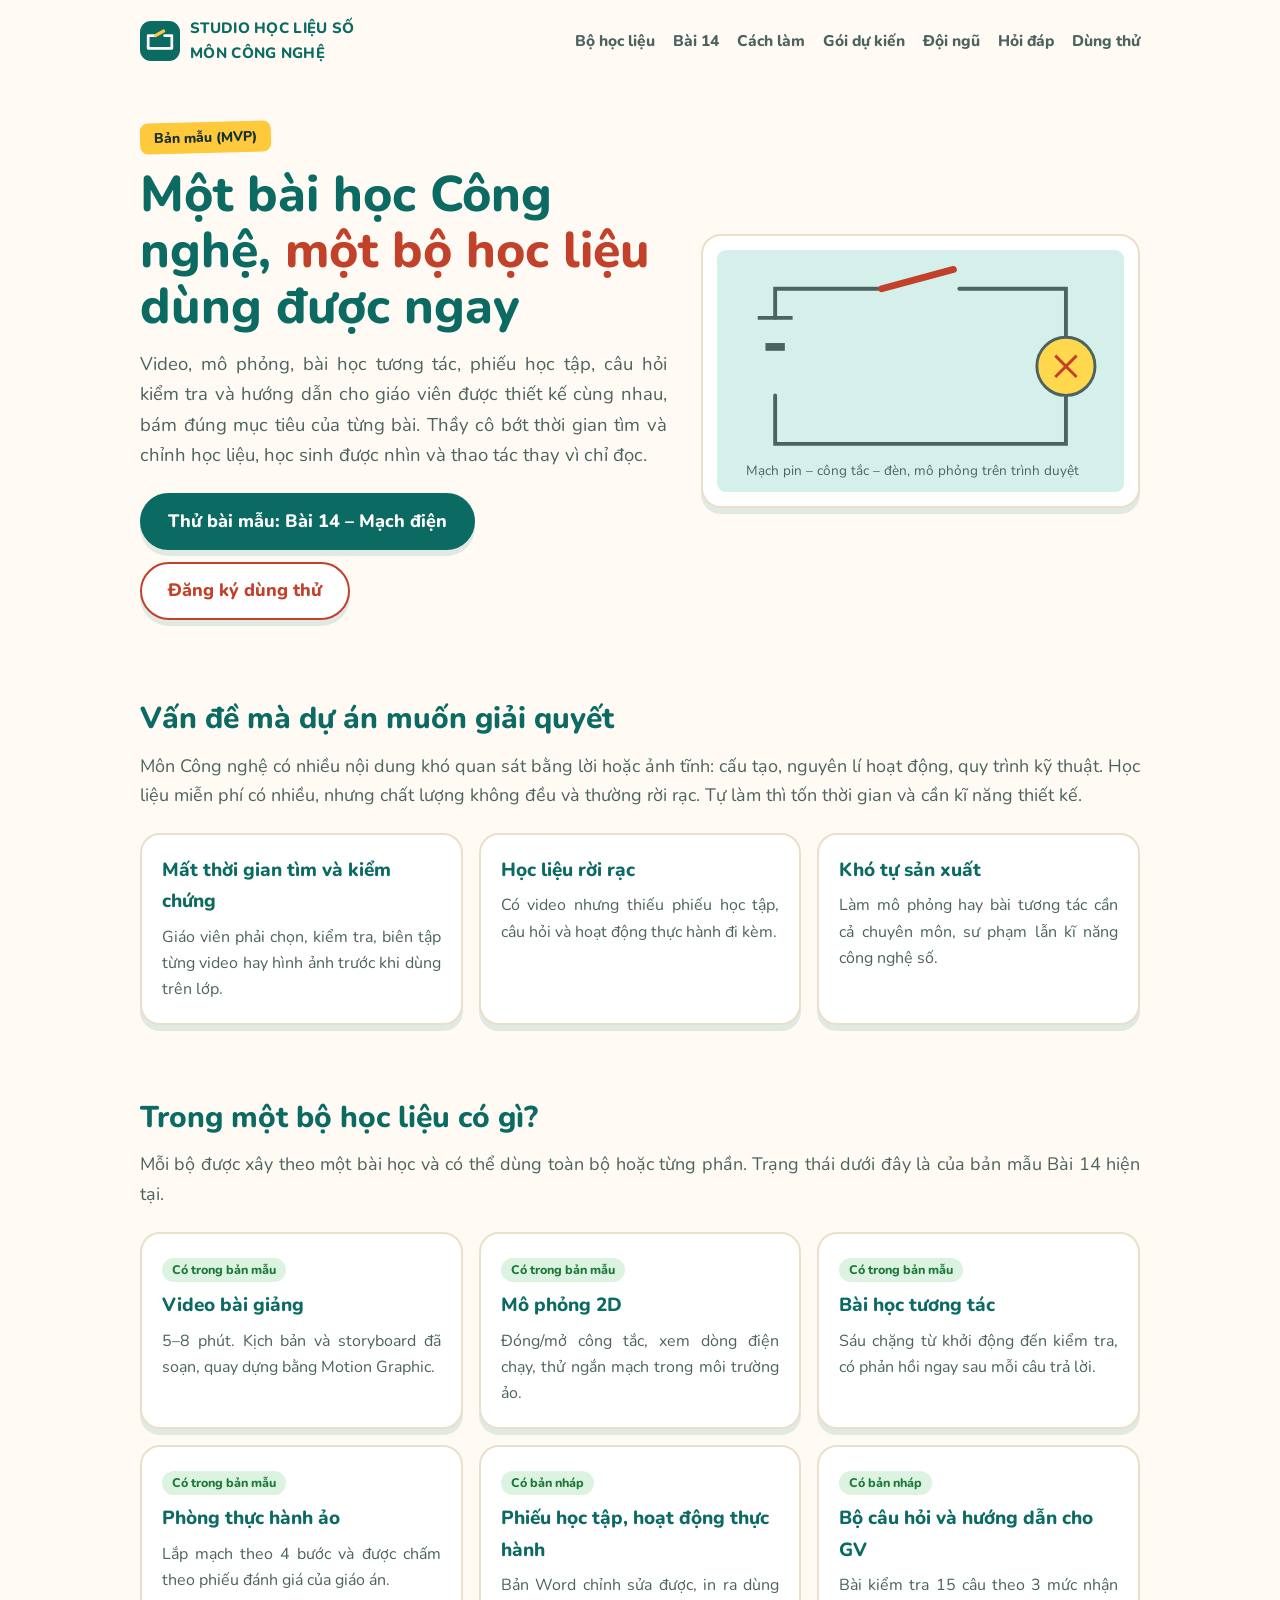
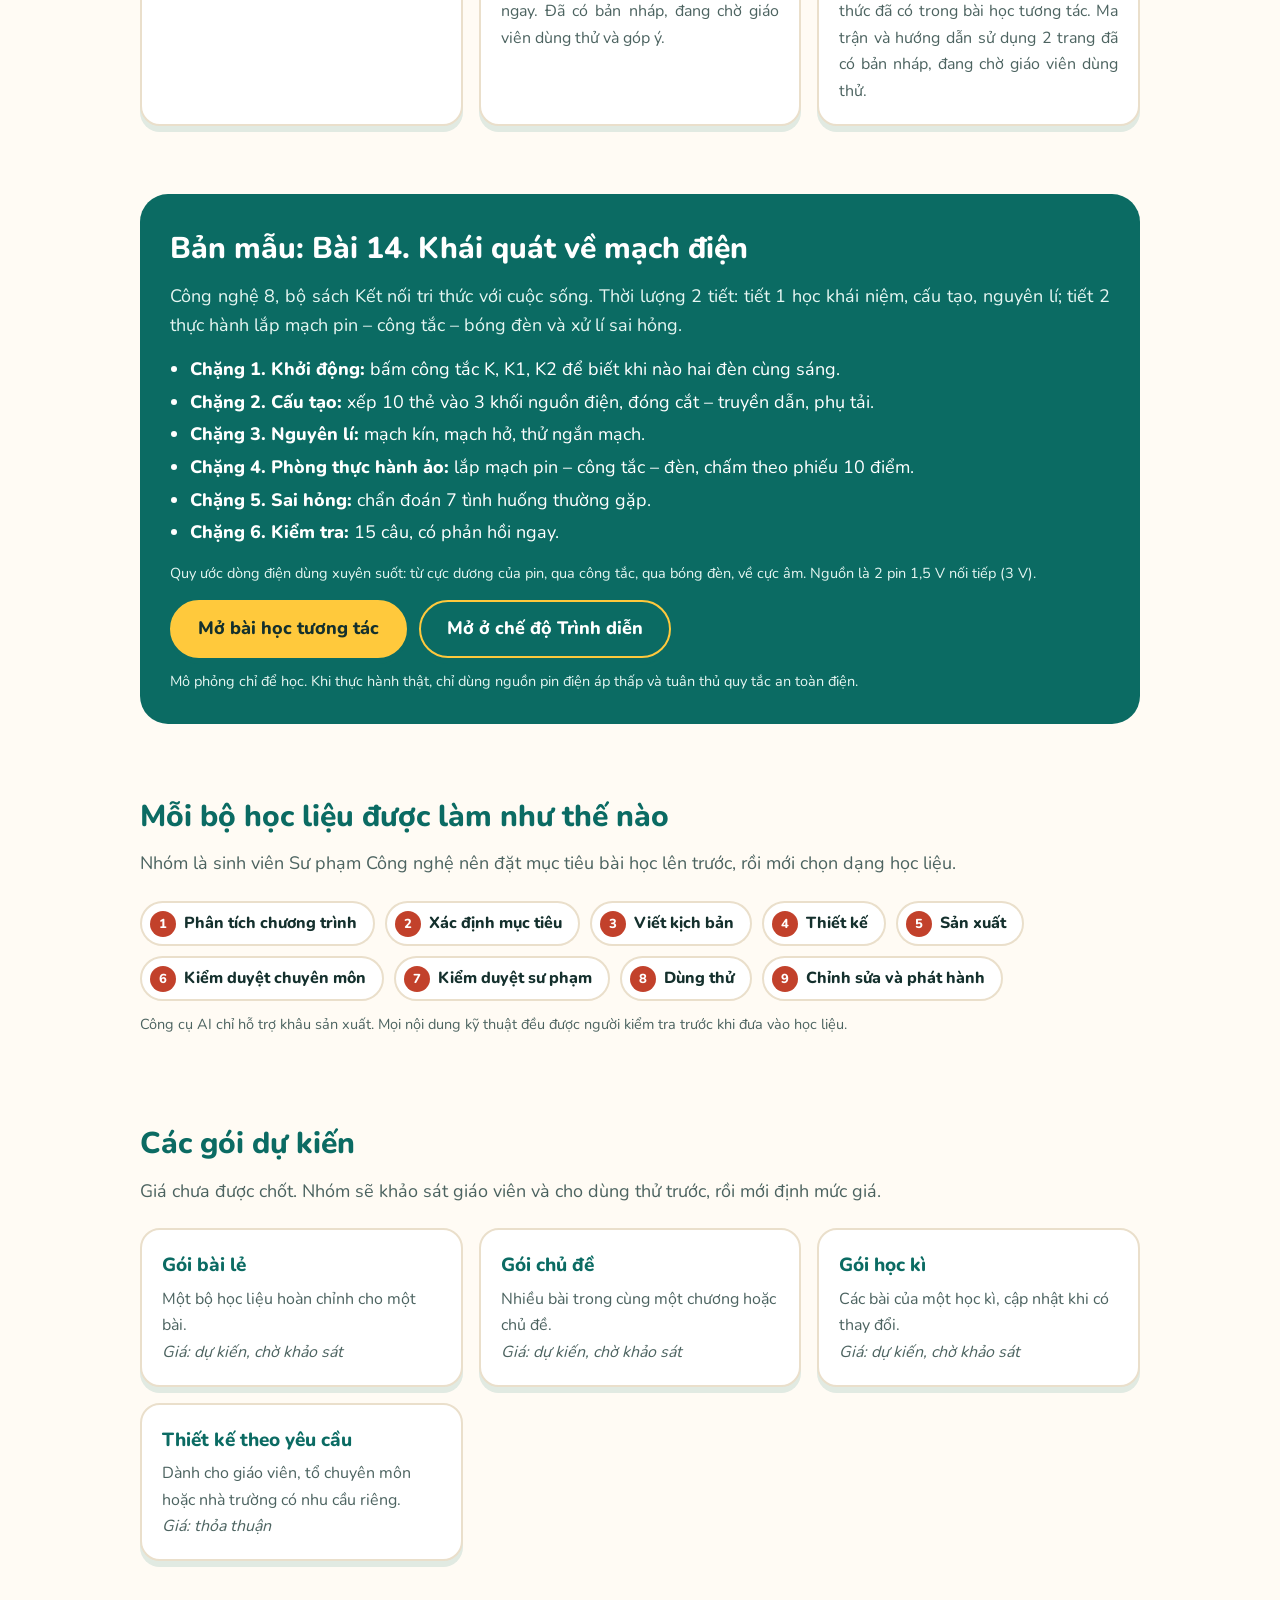
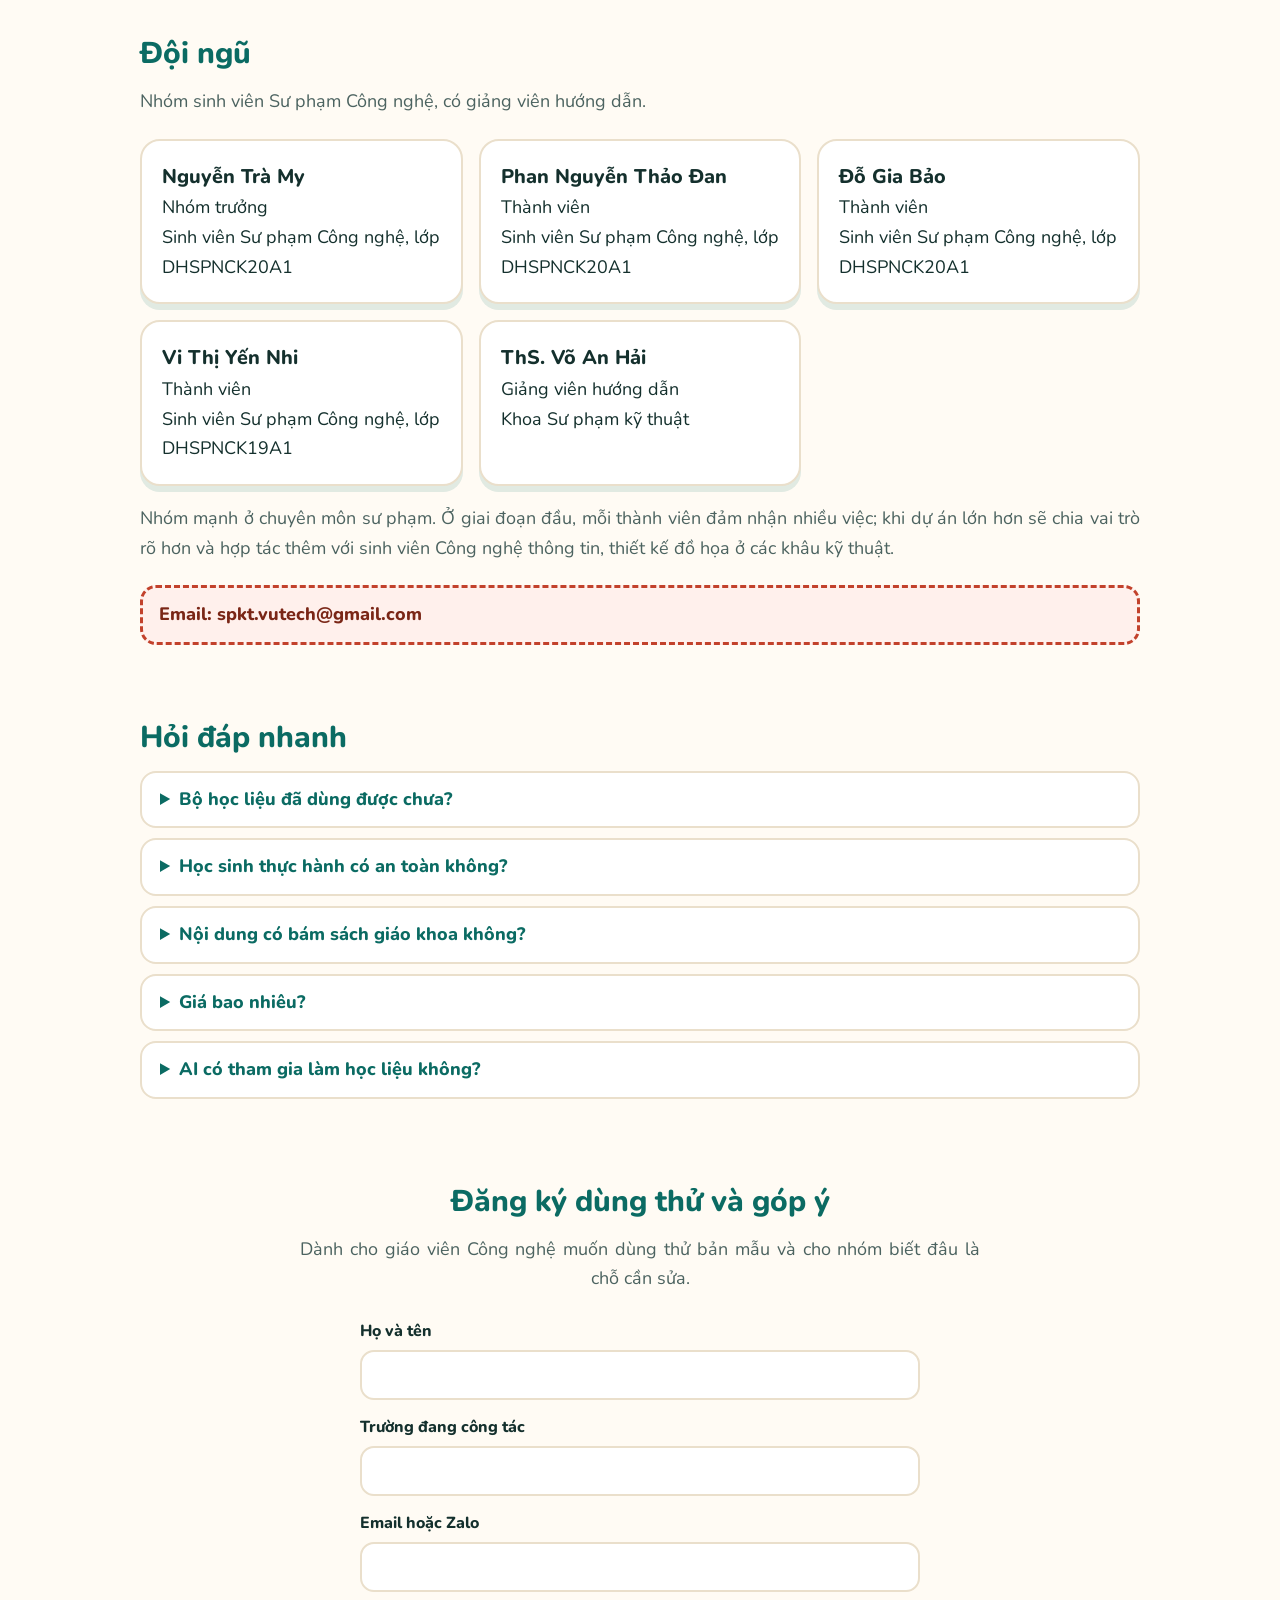
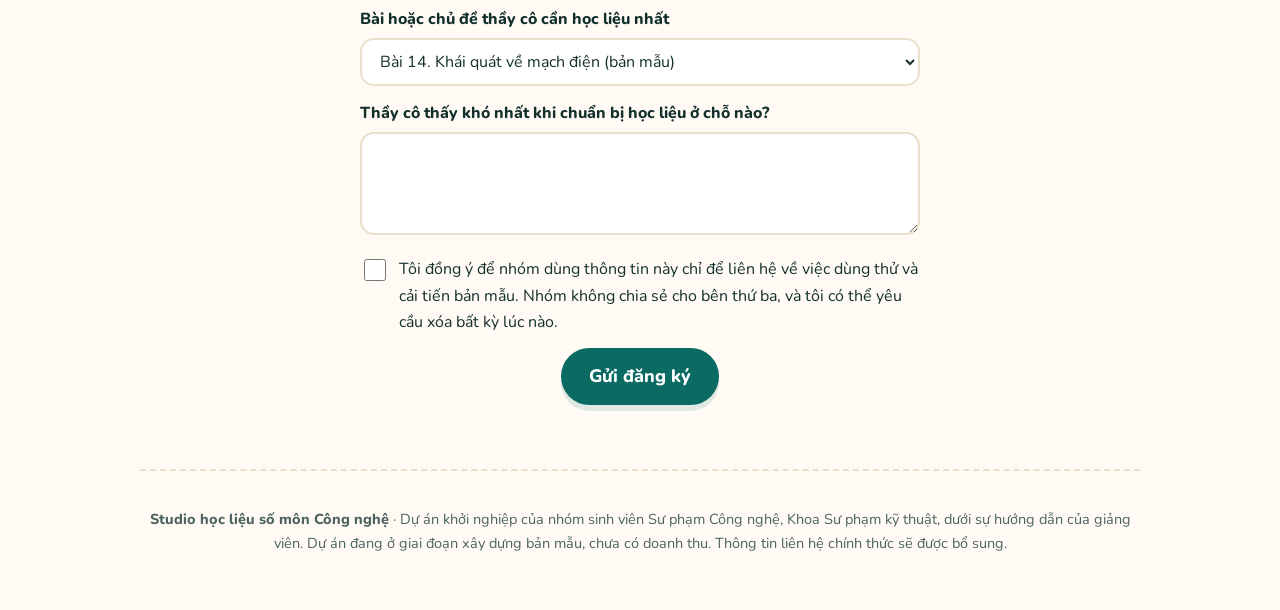
<file: index.html>
<!DOCTYPE html>
<html lang="vi">

<head>
  <meta charset="utf-8">
  <meta name="viewport" content="width=device-width, initial-scale=1">
  <title>STUDIO HỌC LIỆU SỐ MÔN CÔNG NGHỆ</title>
  <style>
    @font-face {
      font-family: 'Nunito';
      font-weight: 400;
      src: url([data-uri]) format('woff2');
      unicode-range: U+0000-00FF, U+0131, U+0152-0153, U+02BB-02BC, U+02C6, U+02DA, U+02DC, U+2000-206F, U+2074, U+20AC, U+2122, U+2191, U+2193, U+2212, U+2215, U+FEFF, U+FFFD;
      font-display: swap
    }

    @font-face {
      font-family: 'Nunito';
      font-weight: 400;
      src: url([data-uri]) format('woff2');
      unicode-range: U+0102-0103, U+0110-0111, U+0128-0129, U+0168-0169, U+01A0-01A1, U+01AF-01B0, U+0300-0301, U+0303-0304, U+0308-0309, U+0323, U+0329, U+1EA0-1EF9, U+20AB;
      font-display: swap
    }

    @font-face {
      font-family: 'Nunito';
      font-weight: 800;
      src: url([data-uri]) format('woff2');
      unicode-range: U+0000-00FF, U+0131, U+0152-0153, U+02BB-02BC, U+02C6, U+02DA, U+02DC, U+2000-206F, U+2074, U+20AC, U+2122, U+2191, U+2193, U+2212, U+2215, U+FEFF, U+FFFD;
      font-display: swap
    }

    @font-face {
      font-family: 'Nunito';
      font-weight: 800;
      src: url([data-uri]) format('woff2');
      unicode-range: U+0102-0103, U+0110-0111, U+0128-0129, U+0168-0169, U+01A0-01A1, U+01AF-01B0, U+0300-0301, U+0303-0304, U+0308-0309, U+0323, U+0329, U+1EA0-1EF9, U+20AB;
      font-display: swap
    }

    :root {
      --bg: #FFFBF4;
      --card: #fff;
      --ink: #14302D;
      --muted: #4C6360;
      --line: #EADFCB;
      --brand: #0B6B63;
      --brand-d: #084F49;
      --brand-l: #D5F0EA;
      --coral: #C2412B;
      --sun: #FFC93C;
      --ok: #1F7A3A;
      --ok-l: #DDF3E2;
      --bad: #B3261E;
      --bad-l: #FCE4E0;
      --warn: #8A5300;
      --warn-l: #FFF4DC;
      --amber: #FFC93C;
      --wire: #4C6360;
      --r: 20px;
      --sh: 0 6px 0 rgba(11, 107, 99, .12);
      --soft: #D5F0EA;
      --accent-l: #FFE9A8
    }

    * {
      box-sizing: border-box
    }

    html {
      scroll-behavior: smooth
    }

    body {
      margin: 0;
      background: var(--bg);
      color: var(--ink);
      font: 18px/1.65 'Nunito', 'Segoe UI', Roboto, Arial, sans-serif
    }

    .w {
      max-width: 1040px;
      margin: 0 auto;
      padding: 0 20px
    }

    header.nav {
      display: flex;
      justify-content: space-between;
      align-items: center;
      padding: 16px 0;
      gap: 12px;
      flex-wrap: wrap
    }

    .logo {
      font-weight: 800;
      font-size: 19px;
      color: var(--brand)
    }

    header.nav nav a {
      color: var(--muted);
      text-decoration: none;
      margin-left: 18px;
      font-size: 15.5px;
      font-weight: 700
    }

    header.nav nav a:hover {
      color: var(--coral)
    }

    .hero {
      padding: 40px 0;
      display: grid;
      grid-template-columns: 1.2fr 1fr;
      gap: 34px;
      align-items: center
    }

    @media (max-width:820px) {
      .hero {
        grid-template-columns: 1fr
      }
    }

    .tag {
      display: inline-block;
      background: var(--sun);
      color: var(--ink);
      font-size: 14px;
      font-weight: 800;
      padding: 4px 14px;
      border-radius: 8px;
      margin-bottom: 14px;
      transform: rotate(-1.5deg)
    }

    h1 {
      font-size: clamp(32px, 5.2vw, 50px);
      line-height: 1.12;
      margin: 0 0 14px;
      font-weight: 800;
      color: var(--brand)
    }

    h1 em {
      font-style: normal;
      color: var(--coral)
    }

    .lead {
      color: var(--muted);
      font-size: 18.5px;
      margin: 0 0 22px
    }

    .btn {
      display: inline-block;
      font: inherit;
      font-weight: 800;
      text-decoration: none;
      border-radius: 999px;
      padding: 12px 26px;
      border: 2px solid var(--brand);
      background: var(--brand);
      color: #fff;
      cursor: pointer;
      box-shadow: var(--sh)
    }

    .btn:hover {
      background: var(--brand-d);
      border-color: var(--brand-d)
    }

    .btn:focus-visible,
    a:focus-visible,
    input:focus-visible,
    select:focus-visible,
    textarea:focus-visible {
      outline: 3px solid var(--sun);
      outline-offset: 2px
    }

    .btn.o {
      background: #fff;
      color: var(--coral);
      border-color: var(--coral)
    }

    .btn.o:hover {
      background: #FFF0EC;
      color: var(--coral);
      border-color: var(--coral)
    }

    .row {
      display: flex;
      gap: 12px;
      flex-wrap: wrap
    }

    .mock {
      background: #fff;
      border: 2px solid var(--line);
      border-radius: var(--r);
      padding: 14px;
      box-shadow: var(--sh)
    }

    .mock svg {
      width: 100%;
      height: auto;
      display: block
    }

    section {
      padding: 34px 0
    }

    h2 {
      font-size: 30px;
      margin: 0 0 8px;
      font-weight: 800;
      color: var(--brand)
    }

    .sub {
      color: var(--muted);
      margin: 0 0 22px;
      max-width: 680px
    }

    .grid {
      display: grid;
      grid-template-columns: repeat(auto-fit, minmax(250px, 1fr));
      gap: 16px
    }

    .card {
      background: var(--card);
      border: 2px solid var(--line);
      border-radius: var(--r);
      padding: 20px;
      box-shadow: var(--sh)
    }

    .card h3 {
      margin: 0 0 6px;
      font-size: 19px;
      font-weight: 800;
      color: var(--brand)
    }

    .card p {
      margin: 0;
      color: var(--muted);
      font-size: 16px
    }

    .st {
      display: inline-block;
      font-size: 12.5px;
      font-weight: 800;
      padding: 2px 10px;
      border-radius: 999px;
      margin-bottom: 8px
    }

    .st.ok {
      background: var(--ok-l);
      color: var(--ok)
    }

    .st.wip {
      background: var(--warn-l);
      color: var(--warn);
      border: 1px solid #F0D7A0
    }

    .band {
      background: var(--brand);
      color: #fff;
      border-radius: 28px;
      padding: 30px
    }

    .band h2 {
      color: #fff
    }

    .band .sub {
      color: #E6F6F2
    }

    .band .note {
      color: #E6F6F2
    }

    .band .btn {
      background: var(--sun);
      color: var(--ink);
      border-color: var(--sun)
    }

    .band .btn:hover {
      background: #FFD965;
      border-color: #FFD965
    }

    ol.flow {
      list-style: none;
      padding: 0;
      margin: 0;
      display: flex;
      flex-wrap: wrap;
      gap: 10px;
      counter-reset: s
    }

    ol.flow li {
      counter-increment: s;
      background: var(--card);
      border: 2px solid var(--line);
      border-radius: 999px;
      padding: 7px 16px 7px 8px;
      font-size: 16px;
      font-weight: 700
    }

    ol.flow li::before {
      content: counter(s);
      display: inline-block;
      width: 26px;
      height: 26px;
      line-height: 26px;
      text-align: center;
      background: var(--coral);
      color: #fff;
      border-radius: 50%;
      font-size: 13px;
      margin-right: 8px
    }

    .price {
      font-size: 16px;
      color: var(--muted)
    }

    .price b {
      display: block;
      color: var(--brand);
      font-size: 19px;
      margin-bottom: 4px
    }

    form {
      display: grid;
      gap: 12px;
      max-width: 560px
    }

    label {
      font-size: 16px;
      font-weight: 800
    }

    input,
    select,
    textarea {
      width: 100%;
      font: inherit;
      font-weight: 400;
      padding: 10px 14px;
      border: 2px solid var(--line);
      border-radius: 14px;
      background: #fff;
      color: var(--ink);
      margin-top: 4px
    }

    input:focus,
    select:focus,
    textarea:focus {
      border-color: var(--brand)
    }

    .note {
      font-size: 14.5px;
      color: var(--muted)
    }

    #ok {
      display: none;
      background: var(--brand-l);
      color: var(--brand-d);
      padding: 12px 16px;
      border-radius: 16px;
      font-weight: 700
    }

    footer {
      border-top: 2px dashed var(--line);
      margin-top: 30px;
      padding: 22px 0 40px;
      color: var(--muted);
      font-size: 14.5px
    }

    .logo {
      display: flex;
      align-items: center;
      gap: 10px;
      text-decoration: none;
      font-size: 15px;
      letter-spacing: .02em
    }

    .logo .mk {
      width: 40px;
      height: 40px;
      flex: 0 0 auto
    }

    details {
      background: var(--card);
      border: 2px solid var(--line);
      border-radius: 16px;
      padding: 12px 18px;
      margin: 0 0 10px
    }

    summary {
      cursor: pointer;
      font-weight: 800;
      color: var(--brand)
    }

    details p {
      margin: 8px 0 0;
      color: var(--muted);
      font-size: 16px
    }

    .ph {
      border: 3px dashed var(--coral);
      background: #FFF0EC;
      color: #7a2616;
      border-radius: 16px;
      padding: 12px 16px;
      font-weight: 700
    }

    ul.stg {
      margin: 0 0 14px;
      padding-left: 20px
    }

    ul.stg li {
      margin: 3px 0
    }

    /* v7: căn đều hai bên cho đoạn văn; căn giữa khối đăng ký/góp ý */
    section p, .lead, .note { text-align: justify; text-justify: inter-word; }
    footer p { text-align: center; }
    .sub { max-width: none; }
    #thu { text-align: center; }
    #thu h2 { text-align: center; }
    #thu .sub { max-width: 680px; margin-left: auto; margin-right: auto; text-align: justify; text-align-last: center; }
    #thu form { margin: 0 auto; text-align: left; }
    #thu form .btn { justify-self: center; }
    #thu #ok { text-align: center; }
  </style>
</head>

<body>
  <div class="w" id="top">
    <header class="nav">
      <a class="logo" href="#top" aria-label="STUDIO HỌC LIỆU SỐ MÔN CÔNG NGHỆ"><svg class="mk" viewBox="0 0 44 44"
          aria-hidden="true">
          <rect width="44" height="44" rx="12" fill="#0B6B63" />
          <path d="M9 26V16h8m10 0h8v10m0 0v4H9v-4" fill="none" stroke="#fff" stroke-width="3" stroke-linecap="round"
            stroke-linejoin="round" />
          <line x1="17" y1="16" x2="26" y2="11" stroke="#FFC93C" stroke-width="3.5" stroke-linecap="round" />
          <circle cx="35" cy="26" r="0" />
        </svg><span>STUDIO HỌC LIỆU SỐ<br>MÔN CÔNG NGHỆ</span></a>
      <nav><a href="#bo">Bộ học liệu</a><a href="#demo">Bài 14</a><a href="#quytrinh">Cách làm</a><a href="#goi">Gói dự
          kiến</a><a href="#doi">Đội ngũ</a><a href="#hoi">Hỏi đáp</a><a href="#thu">Dùng thử</a></nav>
    </header>

    <div class="hero">
      <div>
        <span class="tag">Bản mẫu (MVP)</span>
        <h1>Một bài học Công nghệ, <em>một bộ học liệu</em> dùng được ngay</h1>
        <p class="lead">Video, mô phỏng, bài học tương tác, phiếu học tập, câu hỏi kiểm tra và hướng dẫn cho giáo viên
          được thiết kế cùng nhau, bám đúng mục tiêu của từng bài. Thầy cô bớt thời gian tìm và chỉnh học liệu, học sinh
          được nhìn và thao tác thay vì chỉ đọc.</p>
        <div class="row"><a class="btn" data-evt="xem_demo" href="bai-14.html">Thử bài mẫu: Bài 14 –
            Mạch điện</a><a class="btn o" href="#thu">Đăng ký dùng thử</a></div>
      </div>
      <div class="mock" aria-hidden="true">
        <svg viewBox="0 0 420 250">
          <rect width="420" height="250" rx="10" fill="var(--soft)" />
          <path d="M60,70 V40 H170 M250,40 H360 V200 H60 V150" fill="none" stroke="var(--muted)" stroke-width="4"
            stroke-linecap="round" />
          <line x1="170" y1="40" x2="244" y2="20" stroke="var(--coral)" stroke-width="7" stroke-linecap="round" />
          <circle cx="360" cy="120" r="30" fill="#FFD84D" stroke="var(--muted)" stroke-width="3" />
          <path d="M349,109 L371,131 M371,109 L349,131" stroke="#C2412B" stroke-width="3" />
          <line x1="42" y1="70" x2="78" y2="70" stroke="var(--muted)" stroke-width="4" />
          <line x1="50" y1="100" x2="70" y2="100" stroke="var(--muted)" stroke-width="8" />
          <text x="30" y="232" font-size="14" fill="var(--muted)">Mạch pin – công tắc – đèn, mô phỏng trên trình
            duyệt</text>
        </svg>
      </div>
    </div>

    <section id="van-de">
      <h2>Vấn đề mà dự án muốn giải quyết</h2>
      <p class="sub">Môn Công nghệ có nhiều nội dung khó quan sát bằng lời hoặc ảnh tĩnh: cấu tạo, nguyên lí hoạt động,
        quy trình kỹ thuật. Học liệu miễn phí có nhiều, nhưng chất lượng không đều và thường rời rạc. Tự làm thì tốn
        thời gian và cần kĩ năng thiết kế.</p>
      <div class="grid">
        <div class="card">
          <h3>Mất thời gian tìm và kiểm chứng</h3>
          <p>Giáo viên phải chọn, kiểm tra, biên tập từng video hay hình ảnh trước khi dùng trên lớp.</p>
        </div>
        <div class="card">
          <h3>Học liệu rời rạc</h3>
          <p>Có video nhưng thiếu phiếu học tập, câu hỏi và hoạt động thực hành đi kèm.</p>
        </div>
        <div class="card">
          <h3>Khó tự sản xuất</h3>
          <p>Làm mô phỏng hay bài tương tác cần cả chuyên môn, sư phạm lẫn kĩ năng công nghệ số.</p>
        </div>
      </div>
    </section>

    <section id="bo">
      <h2>Trong một bộ học liệu có gì?</h2>
      <p class="sub">Mỗi bộ được xây theo một bài học và có thể dùng toàn bộ hoặc từng phần. Trạng thái dưới đây là của
        bản mẫu Bài 14 hiện tại.</p>
      <div class="grid">
        <div class="card"><span class="st ok">Có trong bản mẫu</span>
          <h3>Video bài giảng</h3>
          <p>5–8 phút. Kịch bản và storyboard đã soạn, quay dựng bằng Motion Graphic.</p>
        </div>
        <div class="card"><span class="st ok">Có trong bản mẫu</span>
          <h3>Mô phỏng 2D</h3>
          <p>Đóng/mở công tắc, xem dòng điện chạy, thử ngắn mạch trong môi trường ảo.</p>
        </div>
        <div class="card"><span class="st ok">Có trong bản mẫu</span>
          <h3>Bài học tương tác</h3>
          <p>Sáu chặng từ khởi động đến kiểm tra, có phản hồi ngay sau mỗi câu trả lời.</p>
        </div>
        <div class="card"><span class="st ok">Có trong bản mẫu</span>
          <h3>Phòng thực hành ảo</h3>
          <p>Lắp mạch theo 4 bước và được chấm theo phiếu đánh giá của giáo án.</p>
        </div>
        <div class="card"><span class="st ok">Có bản nháp</span>
          <h3>Phiếu học tập, hoạt động thực hành</h3>
          <p>Bản Word chỉnh sửa được, in ra dùng ngay. Đã có bản nháp, đang chờ giáo viên dùng thử và góp ý.</p>
        </div>
        <div class="card"><span class="st ok">Có bản nháp</span>
          <h3>Bộ câu hỏi và hướng dẫn cho GV</h3>
          <p>Bài kiểm tra 15 câu theo 3 mức nhận thức đã có trong bài học tương tác. Ma trận và hướng dẫn sử dụng 2
            trang đã có bản nháp, đang chờ giáo viên dùng thử.</p>
        </div>
      </div>
    </section>

    <section id="demo">
      <div class="band">
        <h2>Bản mẫu: Bài 14. Khái quát về mạch điện</h2>
        <p class="sub" style="margin-bottom:14px">Công nghệ 8, bộ sách Kết nối tri thức với cuộc sống. Thời lượng 2
          tiết: tiết 1 học khái niệm, cấu tạo, nguyên lí; tiết 2 thực hành lắp mạch pin – công tắc – bóng đèn và xử lí
          sai hỏng.</p>
        <ul class="stg">
          <li><b>Chặng 1. Khởi động:</b> bấm công tắc K, K1, K2 để biết khi nào hai đèn cùng sáng.</li>
          <li><b>Chặng 2. Cấu tạo:</b> xếp 10 thẻ vào 3 khối nguồn điện, đóng cắt – truyền dẫn, phụ tải.</li>
          <li><b>Chặng 3. Nguyên lí:</b> mạch kín, mạch hở, thử ngắn mạch.</li>
          <li><b>Chặng 4. Phòng thực hành ảo:</b> lắp mạch pin – công tắc – đèn, chấm theo phiếu 10 điểm.</li>
          <li><b>Chặng 5. Sai hỏng:</b> chẩn đoán 7 tình huống thường gặp.</li>
          <li><b>Chặng 6. Kiểm tra:</b> 15 câu, có phản hồi ngay.</li>
        </ul>
        <p class="note" style="margin:0 0 14px">Quy ước dòng điện dùng xuyên suốt: từ cực dương của pin, qua công tắc,
          qua bóng đèn, về cực âm. Nguồn là 2 pin 1,5 V nối tiếp (3 V).</p>
        <div class="row"><a class="btn" data-evt="xem_demo" href="bai-14.html">Mở bài học tương
            tác</a><a class="btn" data-evt="xem_demo_trinh_dien" style="background:transparent;color:#fff"
            href="bai-14.html#demo">Mở ở chế độ Trình diễn</a></div>
        <p class="note" style="margin:12px 0 0">Mô phỏng chỉ để học. Khi thực hành thật, chỉ dùng nguồn pin điện áp thấp
          và tuân thủ quy tắc an toàn điện.</p>
      </div>
    </section>

    <section id="quytrinh">
      <h2>Mỗi bộ học liệu được làm như thế nào</h2>
      <p class="sub">Nhóm là sinh viên Sư phạm Công nghệ nên đặt mục tiêu bài học lên trước, rồi mới chọn dạng học liệu.
      </p>
      <ol class="flow">
        <li>Phân tích chương trình</li>
        <li>Xác định mục tiêu</li>
        <li>Viết kịch bản</li>
        <li>Thiết kế</li>
        <li>Sản xuất</li>
        <li>Kiểm duyệt chuyên môn</li>
        <li>Kiểm duyệt sư phạm</li>
        <li>Dùng thử</li>
        <li>Chỉnh sửa và phát hành</li>
      </ol>
      <p class="note" style="margin-top:12px">Công cụ AI chỉ hỗ trợ khâu sản xuất. Mọi nội dung kỹ thuật đều được người
        kiểm tra trước khi đưa vào học liệu.</p>
    </section>

    <section id="goi">
      <h2>Các gói dự kiến</h2>
      <p class="sub">Giá chưa được chốt. Nhóm sẽ khảo sát giáo viên và cho dùng thử trước, rồi mới định mức giá.</p>
      <div class="grid">
        <div class="card price"><b>Gói bài lẻ</b>Một bộ học liệu hoàn chỉnh cho một bài.<br><em>Giá: dự kiến, chờ khảo
            sát</em></div>
        <div class="card price"><b>Gói chủ đề</b>Nhiều bài trong cùng một chương hoặc chủ đề.<br><em>Giá: dự kiến, chờ
            khảo sát</em></div>
        <div class="card price"><b>Gói học kì</b>Các bài của một học kì, cập nhật khi có thay đổi.<br><em>Giá: dự kiến,
            chờ khảo sát</em></div>
        <div class="card price"><b>Thiết kế theo yêu cầu</b>Dành cho giáo viên, tổ chuyên môn hoặc nhà trường có nhu cầu
          riêng.<br><em>Giá: thỏa thuận</em></div>
      </div>
    </section>

    <section id="doi">
      <h2>Đội ngũ</h2>
      <p class="sub">Nhóm sinh viên Sư phạm Công nghệ, có giảng viên hướng dẫn.</p>
      <div class="grid">
        <div class="card"><b style="display:block;font-size:1.1em">Nguyễn Trà My</b>Nhóm trưởng<br>Sinh viên Sư phạm Công nghệ, lớp DHSPNCK20A1</div>
        <div class="card"><b style="display:block;font-size:1.1em">Phan Nguyễn Thảo Đan</b>Thành viên<br>Sinh viên Sư phạm Công nghệ, lớp DHSPNCK20A1</div>
        <div class="card"><b style="display:block;font-size:1.1em">Đỗ Gia Bảo</b>Thành viên<br>Sinh viên Sư phạm Công nghệ, lớp DHSPNCK20A1</div>
        <div class="card"><b style="display:block;font-size:1.1em">Vi Thị Yến Nhi</b>Thành viên<br>Sinh viên Sư phạm Công nghệ, lớp DHSPNCK19A1</div>
        <div class="card"><b style="display:block;font-size:1.1em">ThS. Võ An Hải</b>Giảng viên hướng dẫn<br>Khoa Sư phạm kỹ thuật</div>
      </div>
      <p class="sub" style="margin-top:18px">Nhóm mạnh ở chuyên môn sư phạm. Ở giai đoạn đầu, mỗi thành viên đảm nhận nhiều việc; khi dự án lớn hơn sẽ chia vai trò rõ hơn và hợp tác thêm với sinh viên Công nghệ thông tin, thiết kế
        đồ họa ở các khâu kỹ thuật.</p>
      <div class="ph">Email: spkt.vutech@gmail.com</div>
    </section>

    <section id="hoi">
      <h2>Hỏi đáp nhanh</h2>
      <details>
        <summary>Bộ học liệu đã dùng được chưa?</summary>
        <p>Bài học tương tác Bài 14 đã chạy được trên trình duyệt, không cần mạng. Video, phiếu học tập, bộ câu hỏi dạng
          tệp và hướng dẫn cho giáo viên đang được soạn. Nhóm chưa cho giáo viên dùng thử và chưa bán.</p>
      </details>
      <details>
        <summary>Học sinh thực hành có an toàn không?</summary>
        <p>Toàn bộ nội dung chỉ dùng nguồn pin điện áp thấp (2 pin 1,5 V). Bài học có cảnh báo ngắn mạch và nhắc không
          nối điện lưới 220 V.</p>
      </details>
      <details>
        <summary>Nội dung có bám sách giáo khoa không?</summary>
        <p>Bài 14 bám sách Công nghệ 8, bộ Kết nối tri thức với cuộc sống, và giáo án 2 tiết của nhóm. Thuật ngữ và kí
          hiệu theo sách.</p>
      </details>
      <details>
        <summary>Giá bao nhiêu?</summary>
        <p>Chưa chốt. Nhóm sẽ hỏi giáo viên và cho dùng thử trước rồi mới định giá.</p>
      </details>
      <details>
        <summary>AI có tham gia làm học liệu không?</summary>
        <p>Có, ở khâu sản xuất. Nội dung kỹ thuật do người kiểm tra trước khi đưa vào bộ học liệu.</p>
      </details>
    </section>

    <section id="thu">
      <h2>Đăng ký dùng thử và góp ý</h2>
      <p class="sub">Dành cho giáo viên Công nghệ muốn dùng thử bản mẫu và cho nhóm biết đâu là chỗ cần sửa.</p>
      <form id="f">
        <div><label for="n">Họ và tên<input id="n" required></label></div>
        <div><label for="s">Trường đang công tác<input id="s"></label></div>
        <div><label for="c">Email hoặc Zalo<input id="c" required></label></div>
        <div><label for="b">Bài hoặc chủ đề thầy cô cần học liệu nhất
            <select id="b">
              <option>Bài 14. Khái quát về mạch điện (bản mẫu)</option>
              <option>Chủ đề khác trong Công nghệ 8</option>
              <option>Công nghệ 9</option>
              <option>Công nghệ 10–12</option>
            </select></label></div>
        <div><label for="m">Thầy cô thấy khó nhất khi chuẩn bị học liệu ở chỗ nào?<textarea id="m"
              rows="3"></textarea></label></div>
        <div><label for="dy" style="display:flex;gap:10px;align-items:flex-start;font-weight:400"><input id="dy" type="checkbox" required style="width:22px;height:22px;margin-top:3px;flex:0 0 auto"><span>Tôi đồng ý để nhóm dùng thông tin này chỉ để liên hệ về việc dùng thử và cải tiến bản mẫu. Nhóm không chia sẻ cho bên thứ ba, và tôi có thể yêu cầu xóa bất kỳ lúc nào.</span></label></div>
        <button class="btn" type="submit" data-evt="gui_form">Gửi đăng ký</button>
        <div id="ok" role="status">Đây là bản demo nên biểu mẫu chưa gửi dữ liệu đi đâu cả. Khi chạy thật, nhóm sẽ gắn
          biểu mẫu này vào Google Form hoặc hộp thư của dự án.</div>
      </form>
    </section>

    <footer>
      <p><b>Studio học liệu số môn Công nghệ</b> · Dự án khởi nghiệp của nhóm sinh viên Sư phạm Công nghệ, Khoa Sư phạm
        kỹ thuật, dưới sự hướng dẫn của giảng viên. Dự án đang ở giai đoạn xây dựng bản mẫu, chưa có doanh thu. Thông
        tin liên hệ chính thức sẽ được bổ sung.</p>
    </footer>
  </div>
  <script>
    document.getElementById('f').addEventListener('submit', function (e) { e.preventDefault(); document.getElementById('ok').style.display = 'block'; });
  </script>
</body>

</html>
</file>
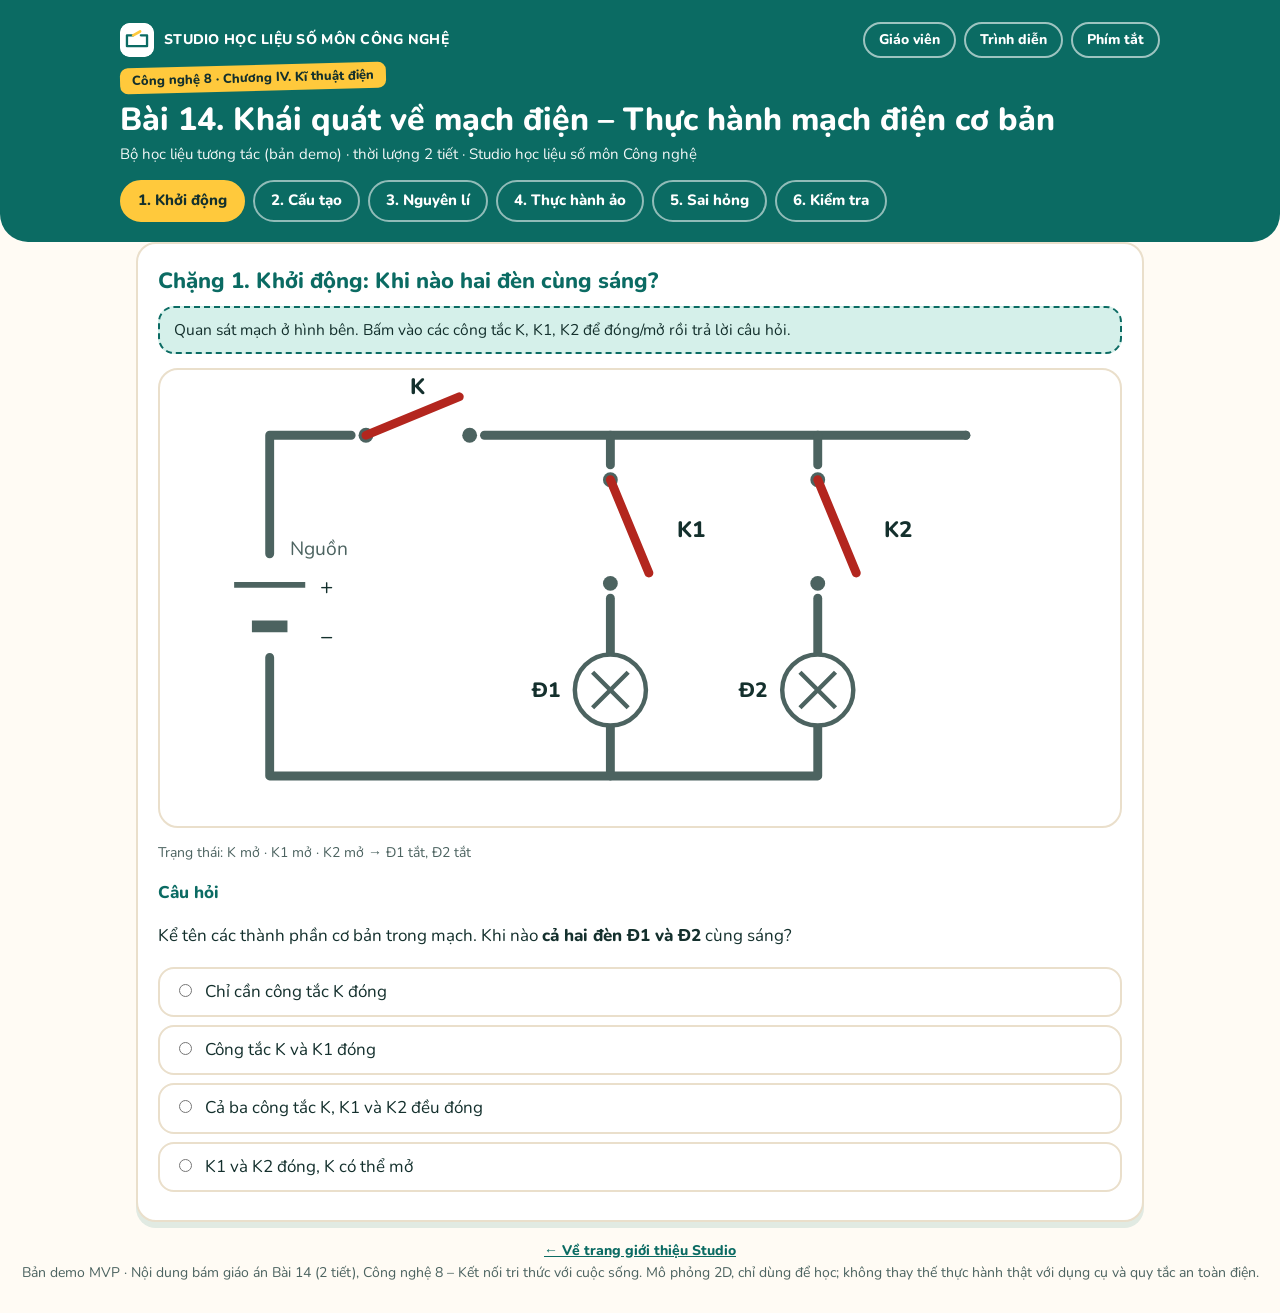
<file: bai-14.html>
<!DOCTYPE html>
<html lang="vi">
<head>
<meta charset="utf-8">
<meta name="viewport" content="width=device-width, initial-scale=1">
<title>Bài 14 – Khái quát về mạch điện (Học liệu tương tác v8)</title>
<!-- Studio học liệu số môn Công nghệ · PHA 4 · v2 · 02/10/2026 · quy ước dòng điện: cực dương → công tắc → bóng đèn → cực âm -->
<style>
@font-face{font-family:'Nunito';font-weight:400;src:url([data-uri]) format('woff2');unicode-range:U+0000-00FF,U+0131,U+0152-0153,U+02BB-02BC,U+02C6,U+02DA,U+02DC,U+2000-206F,U+2074,U+20AC,U+2122,U+2191,U+2193,U+2212,U+2215,U+FEFF,U+FFFD;font-display:swap}
@font-face{font-family:'Nunito';font-weight:400;src:url([data-uri]) format('woff2');unicode-range:U+0102-0103,U+0110-0111,U+0128-0129,U+0168-0169,U+01A0-01A1,U+01AF-01B0,U+0300-0301,U+0303-0304,U+0308-0309,U+0323,U+0329,U+1EA0-1EF9,U+20AB;font-display:swap}
@font-face{font-family:'Nunito';font-weight:800;src:url([data-uri]) format('woff2');unicode-range:U+0000-00FF,U+0131,U+0152-0153,U+02BB-02BC,U+02C6,U+02DA,U+02DC,U+2000-206F,U+2074,U+20AC,U+2122,U+2191,U+2193,U+2212,U+2215,U+FEFF,U+FFFD;font-display:swap}
@font-face{font-family:'Nunito';font-weight:800;src:url([data-uri]) format('woff2');unicode-range:U+0102-0103,U+0110-0111,U+0128-0129,U+0168-0169,U+01A0-01A1,U+01AF-01B0,U+0300-0301,U+0303-0304,U+0308-0309,U+0323,U+0329,U+1EA0-1EF9,U+20AB;font-display:swap}
:root{--bg:#FFFBF4;--card:#fff;--ink:#14302D;--muted:#4C6360;--line:#EADFCB;--brand:#0B6B63;--brand-d:#084F49;--brand-l:#D5F0EA;--coral:#C2412B;--sun:#FFC93C;--ok:#1F7A3A;--ok-l:#DDF3E2;--bad:#B3261E;--bad-l:#FCE4E0;--warn:#8A5300;--warn-l:#FFF4DC;--amber:#FFC93C;--wire:#4C6360;--r:20px;--sh:0 6px 0 rgba(11,107,99,.12)}
*{box-sizing:border-box}
html{scroll-behavior:smooth}
body{margin:0;background:var(--bg);color:var(--ink);font:17px/1.55 'Nunito','Segoe UI',Roboto,Arial,sans-serif}
h1,h2,h3,h4{font-weight:800}
header.top{background:var(--brand);color:#fff;padding:22px 16px 16px;border-radius:0 0 28px 28px}
.wrap{max-width:1040px;margin:0 auto;padding:0 16px}
header.top .wrap{padding:0}
.eyebrow{display:inline-block;background:var(--sun);color:var(--ink);font-size:13px;font-weight:800;padding:3px 12px;border-radius:8px;transform:rotate(-1.5deg)}
h1{margin:10px 0 4px;font-size:clamp(22px,4vw,32px);line-height:1.2;color:#fff}
.sub{opacity:.95;font-size:15px}
nav.steps{display:flex;gap:8px;overflow-x:auto;padding:14px 0 4px;scrollbar-width:thin}
nav.steps button{flex:0 0 auto;border:2px solid rgba(255,255,255,.55);background:transparent;color:#fff;border-radius:999px;padding:7px 16px;font:inherit;font-size:15px;font-weight:800;cursor:pointer;white-space:nowrap}
nav.steps button[aria-current="true"]{background:var(--sun);color:var(--ink);border-color:var(--sun)}
nav.steps button .tick{display:none;margin-left:4px}
nav.steps button.done .tick{display:inline}
main{padding:22px 0 40px}
section.stage{display:none}
section.stage.on{display:block}
.card{background:var(--card);border:2px solid var(--line);border-radius:var(--r);padding:20px;margin:0 0 18px;box-shadow:var(--sh)}
.card h2{margin:0 0 8px;font-size:22px;color:var(--brand)}
.card h3{margin:16px 0 6px;font-size:17px;color:var(--brand)}
.goal{background:var(--brand-l);border:2px dashed var(--brand);padding:10px 14px;border-radius:16px;font-size:15.5px;margin:0 0 14px}
.muted{color:var(--muted)}
button.btn{font:inherit;font-weight:800;border:2px solid var(--brand);background:var(--brand);color:#fff;border-radius:999px;padding:9px 20px;cursor:pointer}
button.btn:hover{background:var(--brand-d);border-color:var(--brand-d)}
button.btn:focus-visible,.chip:focus-visible,.opt:focus-within,nav.steps button:focus-visible{outline:3px solid var(--sun);outline-offset:2px}
button.btn.ghost{background:#fff;color:var(--brand)}
button.btn.ghost:hover{background:var(--brand-l)}
button.btn:disabled{opacity:.45;cursor:not-allowed}
button.btn.danger{background:var(--coral);border-color:var(--coral)}
.row{display:flex;flex-wrap:wrap;gap:10px;align-items:center}
.grid2{display:grid;grid-template-columns:1.25fr 1fr;gap:16px}
@media (max-width:820px){.grid2{grid-template-columns:1fr}}
.fb{margin-top:10px;padding:10px 14px;border-radius:16px;font-size:16px;display:none;font-weight:700}
.fb.show{display:block}
.fb.ok{background:var(--ok-l);color:var(--ok)}
.fb.bad{background:var(--bad-l);color:var(--bad)}
.fb.info{background:var(--brand-l);color:var(--brand-d)}
.fb.warn{background:var(--warn-l);color:var(--warn)}
svg{width:100%;height:auto;display:block}
.svgbox{background:#fff;border:2px solid var(--line);border-radius:var(--r);padding:6px}
.opt{display:flex;gap:10px;align-items:flex-start;border:2px solid var(--line);border-radius:16px;padding:10px 14px;margin:8px 0;cursor:pointer;background:var(--card)}
.opt:hover{border-color:var(--brand)}
.opt input{margin-top:5px;accent-color:var(--brand)}
.opt.right{border-color:var(--ok);background:var(--ok-l)}
.opt.wrong{border-color:var(--bad);background:var(--bad-l)}
.pool{display:flex;flex-wrap:wrap;gap:8px;min-height:52px;padding:10px;border:2px dashed var(--line);border-radius:16px;margin-bottom:12px}
.chip{border:2px solid var(--line);background:var(--card);border-radius:999px;padding:7px 16px;cursor:grab;user-select:none;font-size:16px;font-weight:700}
.chip.sel{outline:3px solid var(--sun);border-color:var(--brand);background:var(--sun)}
.chip.shake{animation:shake .35s}
@keyframes shake{25%{transform:translateX(-6px)}75%{transform:translateX(6px)}}
.bins{display:grid;grid-template-columns:repeat(3,1fr);gap:12px}
@media (max-width:720px){.bins{grid-template-columns:1fr}}
.bin{border:2px solid var(--line);border-radius:var(--r);padding:12px;min-height:150px;background:var(--card);cursor:pointer}
.bin:hover,.bin.over{border-color:var(--brand);background:var(--brand-l)}
.bin h4{margin:0 0 2px;font-size:16px;color:var(--brand)}
.bin p{margin:0 0 8px;font-size:13.5px;color:var(--muted)}
.bin .chip{cursor:default;background:var(--ok-l);border-color:var(--ok);color:var(--ok);margin:3px 3px 0 0;display:inline-block}
.bin .chip small{opacity:.85}
.bar{height:12px;background:var(--line);border-radius:999px;overflow:hidden;margin:6px 0 10px}
.bar i{display:block;height:100%;background:var(--coral);border-radius:999px;width:0;transition:width .3s}
.stepper{display:flex;gap:8px;flex-wrap:wrap;margin-bottom:12px}
.stepper button{border:2px solid var(--line);background:var(--card);color:var(--ink);padding:6px 14px;border-radius:999px;font:inherit;font-size:15px;font-weight:700;cursor:pointer}
.stepper button[aria-current="true"]{background:var(--brand);color:#fff;border-color:var(--brand)}
.stepper button:disabled{opacity:.4;cursor:not-allowed}
.stepper button.done::after{content:" ✓"}
.pick{display:grid;gap:8px}
.pick .item{display:flex;justify-content:space-between;gap:10px;align-items:center;border:2px solid var(--line);border-radius:16px;padding:8px 12px}
.item.ok{border-color:var(--ok);background:var(--ok-l)}
.item.bad{border-color:var(--bad);background:var(--bad-l)}
.t{cursor:pointer}
.t circle{fill:var(--card);stroke:var(--wire);stroke-width:4}
.t:hover circle{stroke:var(--brand);stroke-width:5}
.t.sel circle{fill:var(--sun);stroke:var(--coral)}
.wirepath{fill:none;stroke:var(--brand);stroke-width:6;stroke-linecap:round;cursor:pointer}
.wirepath:hover{stroke:var(--bad)}
.wirepath.hot{stroke:var(--bad)}
table.sc{border-collapse:separate;border-spacing:0;width:100%;font-size:15px;border:2px solid var(--line);border-radius:16px;overflow:hidden}
table.sc th,table.sc td{border-bottom:1px solid var(--line);padding:7px 10px;text-align:left;vertical-align:top}
table.sc th{background:var(--brand-l);color:var(--brand-d)}
.flow{stroke-dasharray:10 12;animation:flow .7s linear infinite}
@keyframes flow{to{stroke-dashoffset:-22}}
.pulse{animation:pulse .5s ease-in-out infinite alternate}
@keyframes pulse{to{opacity:.35}}
.kpi{display:flex;gap:10px;flex-wrap:wrap}
.kpi div{flex:1 1 140px;border:2px solid var(--line);border-radius:16px;padding:10px 14px;background:var(--card)}
.kpi b{display:block;font-size:24px;color:var(--brand)}
footer{color:var(--muted);font-size:14px;text-align:center;padding:0 16px 30px}
.pill{display:inline-block;font-size:13px;font-weight:700;padding:2px 10px;border-radius:999px;background:var(--sun);color:var(--ink);margin-right:6px}

.brandbar{display:flex;justify-content:space-between;align-items:center;gap:10px;flex-wrap:wrap;margin-bottom:6px}
.brandbar a.home{display:flex;align-items:center;gap:10px;color:#fff;text-decoration:none;font-weight:800;font-size:14px;letter-spacing:.02em}
.brandbar .mk{width:34px;height:34px;flex:0 0 auto;background:#fff;border-radius:10px}
.brandbar .mk rect{fill:#fff}.brandbar .mk path{stroke:#0B6B63}
.tools{display:flex;gap:8px;flex-wrap:wrap}
.tools button{font:inherit;font-size:14px;font-weight:800;border:2px solid rgba(255,255,255,.6);background:transparent;color:#fff;border-radius:999px;padding:5px 14px;cursor:pointer}
.tools button[aria-pressed="true"]{background:var(--sun);color:var(--ink);border-color:var(--sun)}
.tools button:focus-visible{outline:3px solid var(--sun);outline-offset:2px}
#clock{display:none;position:fixed;right:10px;bottom:10px;z-index:20;background:var(--ink);color:#fff;border-radius:12px;padding:4px 12px;font-weight:800;font-size:18px;font-variant-numeric:tabular-nums;box-shadow:0 6px 0 rgba(0,0,0,.2)}
#clock.warn{background:var(--coral)}
body.demo #clock.show{display:block}
#keys{display:none;position:fixed;inset:auto 14px 14px auto;z-index:21;max-width:340px;background:#fff;border:3px solid var(--brand);border-radius:20px;padding:14px 18px;font-size:15px;box-shadow:var(--sh)}
#keys.show{display:block}#keys b{color:var(--brand)}#keys kbd{background:var(--brand-l);border-radius:6px;padding:1px 7px;font-weight:800}
body.demo{font-size:21px}
body.demo .wrap{max-width:1180px}
body.demo .card{padding:26px}
body.demo .card h2{font-size:30px}
body.demo button.btn{font-size:20px;padding:12px 26px}
body.demo .opt,body.demo .chip{font-size:20px}
body.demo .item{font-size:18px}
body.demo .item button.btn{font-size:17px;padding:7px 18px;white-space:nowrap}
body.demo nav.steps button{font-size:18px;padding:8px 18px}
body.demo footer{display:none}
#tbar{display:none;align-items:center;gap:10px;flex-wrap:wrap;padding:12px 18px}
body.teacher #tbar{display:flex}
body.teacher .opt[data-ok="1"]{border-color:var(--ok);background:var(--ok-l)}
body.teacher .opt[data-ok="1"] span::after{content:" ✓ đáp án";font-weight:800;color:var(--ok)}
body.teacher #pool2 .chip::after{content:" → " attr(data-bn);font-size:.82em;color:var(--brand)}
.sample{display:none;gap:8px;align-items:center;flex-wrap:wrap;margin:0 0 12px;padding:8px 12px;border:2px dashed var(--brand);border-radius:16px;background:var(--brand-l);font-size:15px}
body.teacher .sample,body.demo .sample{display:flex}
.sample .btn{padding:5px 14px;font-size:14px}
#pool2 .chip{touch-action:none}
@media (prefers-reduced-motion: reduce){.flow,.pulse,.chip.shake{animation:none}}
/* v7: căn đều hai bên cho đoạn văn */
.wrap p,.goal,.card p,.bin p{text-align:justify;text-justify:inter-word}
header.top p,header.top .sub,footer p,#keys p{text-align:left}
footer p{text-align:center}
</style>
</head>
<body>
<header class="top">
  <div class="wrap">
    <div class="brandbar"><a class="home" href="index.html" title="Về trang giới thiệu Studio"><svg class="mk" viewBox="0 0 44 44" aria-hidden="true"><rect width="44" height="44" rx="12" fill="#0B6B63"/><path d="M9 26V16h8m10 0h8v10m0 0v4H9v-4" fill="none" stroke="#fff" stroke-width="3" stroke-linecap="round" stroke-linejoin="round"/><line x1="17" y1="16" x2="26" y2="11" stroke="#FFC93C" stroke-width="3.5" stroke-linecap="round"/><circle cx="35" cy="26" r="0" /></svg><span>STUDIO HỌC LIỆU SỐ MÔN CÔNG NGHỆ</span></a>
      <div class="tools" role="group" aria-label="Chế độ hiển thị"><button id="bTeach" aria-pressed="false" title="Phím G">Giáo viên</button><button id="bDemo" aria-pressed="false" title="Phím P">Trình diễn</button><button id="bHelp" title="Phím ?">Phím tắt</button></div></div>
    <div class="eyebrow">Công nghệ 8 · Chương IV. Kĩ thuật điện</div>
    <h1>Bài 14. Khái quát về mạch điện – Thực hành mạch điện cơ bản</h1>
    <div class="sub">Bộ học liệu tương tác (bản demo) · thời lượng 2 tiết · Studio học liệu số môn Công nghệ</div>
    <nav class="steps" id="nav" aria-label="Các chặng học"></nav>
  </div>
</header>

<main class="wrap">
<div id="tbar" class="card" role="region" aria-label="Công cụ giáo viên"><b>Chế độ Giáo viên</b><span class="muted">Đáp án đúng được tô xanh.</span><button class="btn ghost" id="tReset">Đặt lại chặng này</button><button class="btn ghost" id="tResetAll">Đặt lại tất cả</button></div>

<!-- CHẶNG 1 -->
<section class="stage" id="s1">
  <div class="card">
    <h2>Chặng 1. Khởi động: Khi nào hai đèn cùng sáng?</h2>
    <div class="goal">Quan sát mạch ở hình bên. Bấm vào các công tắc K, K1, K2 để đóng/mở rồi trả lời câu hỏi.</div>
    <div class="svgbox"><svg id="svg1" viewBox="0 0 640 300" role="img" aria-label="Mạch điện có nguồn, công tắc K, hai nhánh song song K1-Đ1 và K2-Đ2"></svg></div>
    <p class="muted" style="font-size:14px">Trạng thái: <span id="st1"></span></p>
    <h3>Câu hỏi</h3>
    <p>Kể tên các thành phần cơ bản trong mạch. Khi nào <b>cả hai đèn Đ1 và Đ2</b> cùng sáng?</p>
    <div id="q1"></div>
    <div id="fb1" class="fb"></div>
  </div>
</section>

<!-- CHẶNG 2 -->
<section class="stage" id="s2">
  <div class="card">
    <h2>Chặng 2. Cấu tạo của mạch điện: sơ đồ 3 khối</h2>
    <div class="goal">Mạch điện gồm 3 khối: <b>Nguồn điện → Truyền dẫn, đóng cắt, điều khiển và bảo vệ → Phụ tải</b>. Bấm chọn một thẻ rồi bấm vào khối đúng (hoặc kéo thả).</div>
    <div class="pool" id="pool2" aria-label="Các phần tử cần phân loại"></div>
    <div class="bins" id="bins2"></div>
    <div id="fb2" class="fb"></div>
    <p class="muted" style="font-size:14px;margin-bottom:0">Đã xếp đúng: <b id="cnt2">0</b>/10 · Số lần xếp sai: <b id="err2">0</b></p>
  </div>
</section>

<!-- CHẶNG 3 -->
<section class="stage" id="s3">
  <div class="card">
    <h2>Chặng 3. Nguyên lí làm việc: mạch kín, mạch hở, ngắn mạch</h2>
    <div class="goal">Bấm vào công tắc để đóng/mở. Quan sát đường đi của dòng điện (các vạch đỏ cam chuyển động), rồi thử "nối tắt hai cực pin" để thấy vì sao ngắn mạch nguy hiểm. Đây chỉ là mô phỏng.</div>
    <div class="svgbox"><svg id="svg3" viewBox="0 0 640 300" role="img" aria-label="Mạch pin, công tắc, bóng đèn"></svg></div>
    <div class="row" style="margin-top:10px">
      <button class="btn" id="b3sw">Đóng công tắc</button>
      <button class="btn ghost" id="b3sh" style="color:var(--bad);border-color:var(--bad)">Thử nối tắt hai cực pin</button>
    </div>
    <div id="fb3" class="fb info show">Công tắc đang <b>mở</b>: mạch hở, dòng điện bị ngắt, đèn tắt.</div>
    <h3>Kiểm tra nhanh</h3>
    <div id="q3"></div>
    <div id="fb3b" class="fb"></div>
  </div>
</section>

<!-- CHẶNG 4 -->
<section class="stage" id="s4">
  <div class="card">
    <h2>Chặng 4. Phòng thực hành ảo: lắp đấu mạch điện cơ bản</h2>
    <div class="goal">Thực hiện đúng quy trình 4 bước và được chấm theo phiếu đánh giá 10 điểm của giáo án. Chỉ dùng nguồn pin 3 V (2 pin 1,5 V nối tiếp). Tuyệt đối không tự ý nối điện lưới 220 V khi thực hành thật.</div>
    <div class="sample"><b>Dữ liệu minh họa nạp sẵn:</b><button class="btn ghost" id="bPre1">Đến bước 3</button><button class="btn ghost" id="bPre2">Đủ 3 dây (bước 4)</button><button class="btn ghost" id="bPre0">Làm lại từ đầu</button></div>
    <div class="stepper" id="stepper4"></div>
    <div class="grid2">
      <div>
        <div class="svgbox"><svg id="svg4" viewBox="0 0 640 330" role="img" aria-label="Bảng gá linh kiện: pin, công tắc, đui đèn"></svg></div>
      </div>
      <div id="panel4"></div>
    </div>
  </div>
</section>

<!-- CHẶNG 5 -->
<section class="stage" id="s5">
  <div class="card">
    <h2>Chặng 5. Chẩn đoán sai hỏng thường gặp</h2>
    <div class="goal">Mỗi tình huống là một sự cố thường gặp khi lắp mạch. Chọn nguyên nhân phù hợp nhất rồi xem cách khắc phục.</div>
    <div id="diag5"></div>
    <p class="muted" style="font-size:14px">Đã trả lời đúng: <b id="cnt5">0</b>/7</p>
  </div>
</section>

<!-- CHẶNG 6 -->
<section class="stage" id="s6">
  <div class="card">
    <h2>Chặng 6. Kiểm tra cuối bài (15 câu)</h2>
    <div class="goal">Bám 3 mức nhận thức: Biết 6 câu · Hiểu 5 câu · Vận dụng 4 câu. Có phản hồi sau mỗi câu.</div>
    <div class="bar"><i id="bar6"></i></div>
    <div id="quiz6"></div>
  </div>
  <div class="card" id="sum" style="display:none">
    <h2>Kết quả của em</h2>
    <div class="kpi" id="kpi"></div>
    <p id="advice" class="muted"></p>
    <button class="btn ghost" id="restart">Làm lại từ đầu</button>
  </div>
</section>

</main>
<div id="clock" aria-live="off"><span id="clk">10:00</span></div>
<div id="keys" role="dialog" aria-label="Phím tắt"><b>Phím tắt (chế độ Trình diễn)</b><br><kbd>1</kbd>–<kbd>6</kbd> chuyển chặng · <kbd>←</kbd> <kbd>→</kbd> chặng trước/sau<br><kbd>T</kbd> ẩn/hiện đồng hồ · <kbd>0</kbd> đặt lại đồng hồ<br><kbd>R</kbd> tải lại trang, về chặng 1<br><kbd>G</kbd> chế độ Giáo viên (đáp án, đặt lại) · <kbd>N</kbd> / <kbd>M</kbd> nạp mẫu phòng lắp mạch (đến bước 3 / đủ 3 dây)<br><kbd>W</kbd> mở đồng hồ ở cửa sổ phụ (màn chiếu không hiện đồng hồ)<br><kbd>P</kbd> bật/tắt Trình diễn · <kbd>?</kbd> đóng bảng này</div>
<footer><a href="index.html" style="color:var(--brand);font-weight:800">← Về trang giới thiệu Studio</a><br>Bản demo MVP · Nội dung bám giáo án Bài 14 (2 tiết), Công nghệ 8 – Kết nối tri thức với cuộc sống. Mô phỏng 2D, chỉ dùng để học; không thay thế thực hành thật với dụng cụ và quy tắc an toàn điện.</footer>

<script>
const DATA = {
 "quiz": [
  {
   "level": "Biết",
   "q": "Mạch điện cơ bản (đơn giản nhất) gồm những phần tử nào?",
   "o": [
    "Pin, công tắc, bóng đèn và dây nối",
    "Pin, ap to mát, động cơ và máy biến áp",
    "Cầu dao, quạt điện và ổ cắm",
    "Pin, cảm biến, rơ le và còi báo"
   ],
   "a": 0,
   "e": "Mạch điện cơ bản gồm nguồn điện (pin), công tắc, bóng đèn (phụ tải) và dây nối."
  },
  {
   "level": "Biết",
   "q": "Sơ đồ khối của một mạch điện gồm mấy khối?",
   "o": [
    "2 khối",
    "3 khối",
    "4 khối",
    "5 khối"
   ],
   "a": 1,
   "e": "Ba khối: Nguồn điện – Truyền dẫn, đóng cắt, điều khiển và bảo vệ – Phụ tải."
  },
  {
   "level": "Biết",
   "q": "Phần tử nào sau đây là phụ tải của mạch điện?",
   "o": [
    "Công tắc",
    "Dây dẫn",
    "Cầu chì",
    "Bóng đèn"
   ],
   "a": 3,
   "e": "Phụ tải là phần tử sử dụng điện năng. Bóng đèn biến điện năng thành quang năng."
  },
  {
   "level": "Biết",
   "q": "Phần tử nào thuộc khối truyền dẫn, đóng cắt, điều khiển và bảo vệ?",
   "o": [
    "Pin",
    "Cầu chì",
    "Quạt điện",
    "Bếp điện"
   ],
   "a": 1,
   "e": "Cầu chì bảo vệ mạch khi quá tải hoặc ngắn mạch. Pin là nguồn; quạt và bếp là phụ tải."
  },
  {
   "level": "Biết",
   "q": "Pin và ắc quy thuộc khối nào của mạch điện?",
   "o": [
    "Nguồn điện",
    "Phụ tải",
    "Đóng cắt và điều khiển",
    "Bảo vệ"
   ],
   "a": 0,
   "e": "Pin, ắc quy và lưới điện đều là nguồn điện, cung cấp năng lượng điện cho mạch."
  },
  {
   "level": "Biết",
   "q": "Khi công tắc đóng và các mối nối tiếp xúc tốt, mạch ở trạng thái nào?",
   "o": [
    "Mạch hở",
    "Mạch kín",
    "Ngắn mạch",
    "Quá tải"
   ],
   "a": 1,
   "e": "Mạch kín cho dòng điện chạy qua, đèn sáng. Công tắc mở thì mạch hở, đèn tắt."
  },
  {
   "level": "Hiểu",
   "q": "Quạt điện đang chạy biến điện năng chủ yếu thành dạng năng lượng nào?",
   "o": [
    "Quang năng",
    "Nhiệt năng",
    "Cơ năng",
    "Hóa năng"
   ],
   "a": 2,
   "e": "Quạt điện biến điện năng thành cơ năng (quay cánh quạt). Bóng đèn: quang năng; bếp điện: nhiệt năng."
  },
  {
   "level": "Hiểu",
   "q": "Khi công tắc đóng, dòng điện trong mạch pin – công tắc – đèn đi theo đường nào?",
   "o": [
    "Cực âm pin → bóng đèn → công tắc → cực dương pin",
    "Cực dương pin → công tắc → bóng đèn → cực âm pin",
    "Chỉ đi từ pin đến công tắc rồi dừng lại",
    "Đi thẳng từ cực dương sang cực âm bên trong pin"
   ],
   "a": 1,
   "e": "Theo quy ước: từ cực dương của pin, qua công tắc, qua bóng đèn, về cực âm của pin."
  },
  {
   "level": "Hiểu",
   "q": "Vì sao không được nối trực tiếp hai cực của pin bằng một sợi dây?",
   "o": [
    "Vì pin sẽ sáng lên",
    "Vì đèn sẽ sáng quá mức",
    "Vì gây ngắn mạch: dòng điện rất lớn làm nóng dây, hỏng pin, có thể cháy",
    "Vì dây sẽ bị đứt ngay lập tức"
   ],
   "a": 2,
   "e": "Không có phụ tải hạn chế dòng điện nên dòng rất lớn, gây nóng và cháy hỏng nguồn, dây dẫn."
  },
  {
   "level": "Hiểu",
   "q": "Đèn không sáng dù đã đóng công tắc. Nguyên nhân nào dưới đây <u>KHÔNG</u> hợp lí?",
   "o": [
    "Pin lắp ngược cực hoặc đã hết",
    "Dây nối bị đứt hoặc lỏng",
    "Bóng đèn bị đứt dây tóc",
    "Công tắc đang ở vị trí đóng"
   ],
   "a": 3,
   "e": "Công tắc đóng là điều kiện để mạch kín, không phải nguyên nhân làm đèn tắt."
  },
  {
   "level": "Hiểu",
   "q": "Mạch hở là mạch nào?",
   "o": [
    "Mạch có dòng điện rất lớn chạy qua",
    "Mạch mà dòng điện bị ngắt (công tắc mở, dây đứt hoặc chưa nối đủ mối)",
    "Mạch chỉ có nguồn, không có công tắc",
    "Mạch có hai bóng đèn"
   ],
   "a": 1,
   "e": "Mạch hở không có đường khép kín cho dòng điện nên phụ tải không hoạt động."
  },
  {
   "level": "Vận dụng",
   "q": "Quy trình lắp đấu mạch điện cơ bản đúng thứ tự là:",
   "o": [
    "Đấu dây → Gá linh kiện → Kiểm tra linh kiện → Kiểm tra mạch",
    "Kiểm tra linh kiện → Gá linh kiện → Đấu dây → Kiểm tra mạch",
    "Gá linh kiện → Kiểm tra mạch → Đấu dây → Kiểm tra linh kiện",
    "Kiểm tra linh kiện → Đấu dây → Gá linh kiện → Kiểm tra mạch"
   ],
   "a": 1,
   "e": "Bốn bước: kiểm tra pin, công tắc, bóng đèn → gá linh kiện lên bảng → đấu dây → kiểm tra mạch điện."
  },
  {
   "level": "Vận dụng",
   "q": "Nguồn gồm 2 pin 1,5 V mắc nối tiếp (3 V). Nên chọn bóng đèn nào để mạch hoạt động bình thường?",
   "o": [
    "Bóng 1,5 V",
    "Bóng 2,5 – 3 V",
    "Bóng 12 V",
    "Bóng 220 V"
   ],
   "a": 1,
   "e": "Điện áp định mức của bóng phải phù hợp điện áp nguồn. Bóng 1,5 V sẽ cháy; bóng 12 V hoặc 220 V không sáng."
  },
  {
   "level": "Vận dụng",
   "q": "Khi đấu dây, vì sao nên nối nguồn điện vào sau cùng?",
   "o": [
    "Để mạch sáng đẹp hơn",
    "Để tiết kiệm dây dẫn",
    "Để tránh chạm chập, mất an toàn khi các mối nối chưa xong",
    "Vì pin phải được lắp muộn nhất cho bền"
   ],
   "a": 2,
   "e": "Đấu từ phụ tải đến nguồn, nối nguồn sau cùng để an toàn."
  },
  {
   "level": "Vận dụng",
   "q": "Mạch vừa lắp xong, đèn lúc sáng lúc tắt khi chạm vào dây. Cách khắc phục hợp lí nhất là:",
   "o": [
    "Thay luôn pin mới",
    "Siết chặt vít, làm sạch đầu dây và đấu lại mối nối lỏng",
    "Dùng bóng đèn có điện áp lớn hơn",
    "Nối trực tiếp hai cực pin để kiểm tra"
   ],
   "a": 1,
   "e": "Đèn chập chờn là dấu hiệu tiếp xúc kém ở mối nối: siết vít, làm sạch và đấu lại."
  }
 ],
 "diag": [
  {
   "s": "Đóng công tắc, đèn hoàn toàn không sáng. Các mối nối đều chắc chắn.",
   "o": [
    "Pin hết hoặc lắp ngược cực; bóng đèn đứt dây tóc",
    "Tuốt dây quá dài, để lộ lõi đồng",
    "Nối nguồn trước khi đấu xong"
   ],
   "a": 0,
   "name": "Đèn không sáng",
   "cause": "Pin hết hoặc lắp ngược cực; bóng đèn hỏng (đứt dây tóc)",
   "fix": "Thay pin, lắp đúng cực; thay bóng mới"
  },
  {
   "s": "Đèn lúc sáng lúc tắt, chạm nhẹ vào dây thì đèn thay đổi.",
   "o": [
    "Pin lắp ngược cực",
    "Mối nối lỏng, tiếp xúc kém",
    "Bóng đèn có điện áp lớn hơn điện áp nguồn"
   ],
   "a": 1,
   "name": "Đèn chập chờn",
   "cause": "Mối nối lỏng, tiếp xúc kém; đui đèn hoặc công tắc lỏng",
   "fix": "Siết chặt vít, làm sạch đầu dây, đấu lại"
  },
  {
   "s": "Mở công tắc nhưng đèn vẫn sáng (hoặc thao tác công tắc mà đèn không đổi).",
   "o": [
    "Tuốt dây quá dài",
    "Dùng bóng có điện áp nhỏ hơn nguồn",
    "Đấu sai cực công tắc hoặc công tắc hỏng"
   ],
   "a": 2,
   "name": "Đèn không tắt hoặc không sáng khi thao tác công tắc",
   "cause": "Đấu sai cực công tắc; công tắc hỏng",
   "fix": "Đấu lại đúng sơ đồ; thay công tắc"
  },
  {
   "s": "Vừa nối nguồn thì dây và pin nóng lên, đèn không sáng.",
   "o": [
    "Bóng đèn đứt dây tóc",
    "Ngắn mạch: hai đầu dây trần chạm nhau hoặc nối trực tiếp hai cực pin",
    "Công tắc đang mở"
   ],
   "a": 1,
   "name": "Ngắn mạch (dây nóng, pin nóng)",
   "cause": "Hai đầu dây trần chạm nhau; nối trực tiếp hai cực pin không qua đèn",
   "fix": "Ngắt ngay nguồn; bọc lại đầu dây; kiểm tra sơ đồ trước khi nối nguồn"
  },
  {
   "s": "Đóng công tắc nhưng đèn không sáng; lần theo mạch thấy một đoạn dây đứt, còn một mối chưa được nối.",
   "o": [
    "Ngắn mạch",
    "Bóng đèn có điện áp nhỏ hơn nguồn",
    "Mạch hở: dây đứt hoặc chưa nối đủ mối"
   ],
   "a": 2,
   "name": "Mạch hở",
   "cause": "Dây đứt hoặc chưa nối đủ mối",
   "fix": "Kiểm tra từng đoạn dây, nối lại"
  },
  {
   "s": "Đóng công tắc, đèn sáng chói rồi tắt hẳn ngay.",
   "o": [
    "Mối nối lỏng",
    "Dùng bóng có điện áp định mức nhỏ hơn điện áp nguồn",
    "Pin lắp ngược cực"
   ],
   "a": 1,
   "name": "Bóng đèn cháy, quá sáng rồi tắt",
   "cause": "Dùng bóng có điện áp định mức nhỏ hơn điện áp nguồn",
   "fix": "Chọn bóng phù hợp điện áp nguồn"
  },
  {
   "s": "Một bạn vừa đấu dây vừa đã gắn pin, tay ướt, tuốt dây quá dài để lộ lõi đồng.",
   "o": [
    "Đèn quá sáng",
    "Mạch hở",
    "Mất an toàn khi thao tác"
   ],
   "a": 2,
   "name": "Mất an toàn khi thao tác",
   "cause": "Nối nguồn trước khi đấu xong; tay ướt; tuốt dây quá dài, để lộ lõi đồng",
   "fix": "Đấu từ phụ tải đến nguồn, nối nguồn sau cùng; tay khô; tuốt vừa đủ"
  }
 ]
};
const $ = s => document.querySelector(s);
const SW = (x,y,closed,rot,id,cls) => {
  // công tắc ngang dài 70 (±35); rot=90 cho nhánh đứng
  return `<g transform="translate(${x},${y}) rotate(${rot||0})" ${id?`data-sw="${id}"`:''} class="${cls||''}" style="cursor:pointer">
    <rect x="-42" y="-30" width="84" height="60" fill="transparent"/>
    <circle cx="-35" cy="0" r="5" fill="var(--wire)"/><circle cx="35" cy="0" r="5" fill="var(--wire)"/>
    <line x1="-35" y1="0" x2="${closed?35:28}" y2="${closed?0:-26}" stroke="${closed?'var(--ok)':'var(--bad)'}" stroke-width="6" stroke-linecap="round"/></g>`;
};
const LAMP = (x,y,lit,label) => `<g transform="translate(${x},${y})">
  ${lit?`<circle r="42" fill="#FFD84D" opacity=".35"/><circle r="32" fill="#FFD84D" opacity=".45"/>`:''}
  <circle r="24" fill="${lit?'#FFE08A':'var(--card)'}" stroke="var(--wire)" stroke-width="3"/>
  <path d="M-12,-12 L12,12 M12,-12 L-12,12" stroke="${lit?'#C2412B':'var(--wire)'}" stroke-width="3"/>
  <text x="-34" y="5" text-anchor="end" font-size="14" fill="var(--ink)" font-weight="600">${label||''}</text></g>`;
const BATT = (x,y,label) => `<g transform="translate(${x},${y})"><line x1="-24" y1="-14" x2="24" y2="-14" stroke="var(--wire)" stroke-width="4"/><line x1="-12" y1="14" x2="12" y2="14" stroke="var(--wire)" stroke-width="8"/>
  <text x="34" y="-8" font-size="15" fill="var(--ink)">+</text><text x="34" y="26" font-size="15" fill="var(--ink)">−</text><text x="14" y="-34" font-size="13" fill="var(--muted)">${label||''}</text></g>`;
const wire = (d,on) => `<path d="${d}" fill="none" stroke="var(--wire)" stroke-width="6" stroke-linecap="round" stroke-linejoin="round"/>` + (on?`<path class="flow" d="${d}" fill="none" stroke="#C2412B" stroke-width="5" stroke-linecap="round" stroke-linejoin="round"/>`:'');

const P = {done:new Set(), err2:0, ok2:0, ok5:0, quiz:{ans:[],score:0,byLevel:{}}, lab:null};
const NAMES = ['1. Khởi động','2. Cấu tạo','3. Nguyên lí','4. Thực hành ảo','5. Sai hỏng','6. Kiểm tra'];
let cur = 1;
function markDone(n){ P.done.add(n); renderNav(); }
function renderNav(){
  $('#nav').innerHTML = NAMES.map((t,i)=>`<button data-go="${i+1}" ${cur===i+1?'aria-current="true"':''} class="${P.done.has(i+1)?'done':''}">${t}<span class="tick"> ✓</span></button>`).join('');
}
function go(n){ cur=n; document.querySelectorAll('.stage').forEach((s,i)=>s.classList.toggle('on',i+1===n)); renderNav(); window.scrollTo({top:0,behavior:'smooth'}); if(n===4) drawBoard(); }
$('#nav').addEventListener('click',e=>{const b=e.target.closest('[data-go]'); if(b) go(+b.dataset.go);});
function fb(id,type,html){const e=$(id); e.className='fb show '+type; e.innerHTML=html;}

/* ---------- Chặng 1 ---------- */
const S1={K:false,K1:false,K2:false};
function draw1(){
  const d1=S1.K&&S1.K1, d2=S1.K&&S1.K2;
  $('#svg1').innerHTML = `
   ${wire('M70,120 V40 H125')}${wire('M215,40 H440 H540')}
   ${wire('M300,40 V60')}${wire('M440,40 V60')}
   ${wire('M300,150 V190')}${wire('M440,150 V190')}
   ${wire('M300,235 V270 H70 V190')}${wire('M440,235 V270 H300')}
   ${wire('M540,40 H540')}
   ${SW(170,40,S1.K,0,'K')}<text x="170" y="12" text-anchor="middle" font-size="15" fill="var(--ink)" font-weight="600">K</text>
   ${SW(300,105,S1.K1,90,'K1')}<text x="345" y="109" font-size="15" fill="var(--ink)" font-weight="600">K1</text>
   ${SW(440,105,S1.K2,90,'K2')}<text x="485" y="109" font-size="15" fill="var(--ink)" font-weight="600">K2</text>
   ${LAMP(300,212,d1,'Đ1')}${LAMP(440,212,d2,'Đ2')}
   ${BATT(70,155,'Nguồn')}`;
  $('#st1').innerHTML = `K ${S1.K?'đóng':'mở'} · K1 ${S1.K1?'đóng':'mở'} · K2 ${S1.K2?'đóng':'mở'} → Đ1 ${d1?'sáng':'tắt'}, Đ2 ${d2?'sáng':'tắt'}`;
}
$('#svg1').addEventListener('click',e=>{const g=e.target.closest('[data-sw]'); if(!g) return; S1[g.dataset.sw]=!S1[g.dataset.sw]; draw1();});
function radioQ(box,opts,onPick){
  $(box).innerHTML = opts.map((t,i)=>`<label class="opt"><input type="radio" name="${box}" value="${i}"><span>${t}</span></label>`).join('');
  $(box).onchange = e=>{ const i=+e.target.value; onPick(i); };
}
radioQ('#q1',['Chỉ cần công tắc K đóng','Công tắc K và K1 đóng','Cả ba công tắc K, K1 và K2 đều đóng','K1 và K2 đóng, K có thể mở'],i=>{
  document.querySelectorAll('#q1 .opt').forEach((o,k)=>o.classList.toggle('right',k===2&&i===2)||o.classList.toggle('wrong',k===i&&i!==2));
  if(i===2){fb('#fb1','ok','Chính xác. Mạch có 5 thành phần: nguồn điện, công tắc (K, K1, K2), đèn Đ1, Đ2 và dây dẫn. Đèn sáng khi mạch <b>kín</b>, tức các công tắc nằm trên đường đi của dòng điện đều đóng.'); markDone(1);}
  else fb('#fb1','bad','Chưa đúng. Hãy thử đóng/mở từng công tắc ở hình và xem đèn nào sáng. Dòng điện phải đi được qua K rồi qua cả hai nhánh.');
});
document.querySelectorAll('#q1 .opt')[2].dataset.ok=1;

/* ---------- Chặng 2 ---------- */
const ITEMS=[['Pin','n',''],['Ắc quy','n',''],['Lưới điện','n',''],['Dây dẫn','d',''],['Công tắc','d',''],['Cầu chì','d',''],['Ap to mát','d',''],['Bóng đèn','p','quang năng'],['Quạt điện','p','cơ năng'],['Bếp điện','p','nhiệt năng']];
const BINS=[['n','Nguồn điện','Cung cấp năng lượng điện cho mạch'],['d','Truyền dẫn, đóng cắt, điều khiển và bảo vệ','Truyền điện, đóng/cắt mạch, bảo vệ khi quá tải, ngắn mạch'],['p','Phụ tải','Dùng điện năng, biến thành dạng năng lượng khác']];
let sel2=null; const placed2=new Set();
function draw2(){
  $('#pool2').innerHTML = ITEMS.map((it,i)=>placed2.has(i)?'':`<span class="chip ${sel2===i?'sel':''}" draggable="true" data-i="${i}" data-bn="${{n:'Nguồn điện',d:'Truyền dẫn, đóng cắt, bảo vệ',p:'Phụ tải'}[it[1]]}">${it[0]}</span>`).join('') || '<span class="muted">Đã xếp xong tất cả.</span>';
  $('#bins2').innerHTML = BINS.map(b=>`<div class="bin" data-b="${b[0]}"><h4>${b[1]}</h4><p>${b[2]}</p>${ITEMS.map((it,i)=>placed2.has(i)&&it[1]===b[0]?`<span class="chip">${it[0]}${it[2]?` <small>→ ${it[2]}</small>`:''}</span>`:'').join('')}</div>`).join('');
  $('#cnt2').textContent=placed2.size; $('#err2').textContent=P.err2;
}
function place2(i,b){
  if(ITEMS[i][1]===b){placed2.add(i); sel2=null; draw2();
    if(placed2.size===ITEMS.length){fb('#fb2','ok','Hoàn thành. Nguồn điện cấp năng lượng; khối đóng cắt, bảo vệ đưa điện đến phụ tải và điều khiển mạch; phụ tải biến điện năng thành quang năng, cơ năng hoặc nhiệt năng.'); markDone(2);}
    else fb('#fb2','ok','Đúng rồi.');
  } else { P.err2++; const c=document.querySelector(`.chip[data-i="${i}"]`); if(c){c.classList.add('shake');} fb('#fb2','bad',`"${ITEMS[i][0]}" chưa thuộc khối này. Hãy nghĩ xem phần tử đó cấp điện, dẫn/đóng cắt/bảo vệ, hay dùng điện.`); $('#err2').textContent=P.err2; }
}
$('#pool2').addEventListener('click',e=>{const c=e.target.closest('.chip'); if(!c) return; sel2=+c.dataset.i; draw2();});
$('#pool2').addEventListener('dragstart',e=>{const c=e.target.closest('.chip'); if(c) e.dataTransfer.setData('text/plain',c.dataset.i);});
$('#bins2').addEventListener('click',e=>{const b=e.target.closest('.bin'); if(b&&sel2!==null) place2(sel2,b.dataset.b);});
$('#bins2').addEventListener('dragover',e=>{e.preventDefault();});
$('#bins2').addEventListener('drop',e=>{e.preventDefault(); const b=e.target.closest('.bin'); const i=e.dataTransfer.getData('text/plain'); if(b&&i!=='') place2(+i,b.dataset.b);});

/* Kéo thả bằng cảm ứng (HTML5 drag không chạy trên màn hình cảm ứng) */
(function(){
  let g=null, idx=null; const pool=$('#pool2');
  const mv=t=>{g.style.left=(t.clientX-34)+'px'; g.style.top=(t.clientY-22)+'px'; document.querySelectorAll('.bin').forEach(b=>b.classList.remove('over')); const el=document.elementFromPoint(t.clientX,t.clientY); const b=el&&el.closest('.bin'); if(b) b.classList.add('over');};
  pool.addEventListener('touchstart',e=>{const c=e.target.closest('.chip'); if(!c) return; idx=+c.dataset.i; g=c.cloneNode(true); g.style.cssText='position:fixed;z-index:50;pointer-events:none;opacity:.92;box-shadow:0 6px 0 rgba(0,0,0,.15)'; document.body.appendChild(g); mv(e.touches[0]);},{passive:true});
  pool.addEventListener('touchmove',e=>{if(!g) return; e.preventDefault(); mv(e.touches[0]);},{passive:false});
  const end=e=>{if(!g) return; const t=e.changedTouches[0]; g.remove(); g=null; document.querySelectorAll('.bin').forEach(b=>b.classList.remove('over')); const el=document.elementFromPoint(t.clientX,t.clientY); const b=el&&el.closest('.bin'); if(b&&idx!==null) place2(idx,b.dataset.b); idx=null;};
  pool.addEventListener('touchend',end); pool.addEventListener('touchcancel',e=>{if(g){g.remove();g=null;}});
})();

/* ---------- Chặng 3 ---------- */
const S3={closed:false,short:false};
function draw3(){
  const lit=S3.closed&&!S3.short;
  $('#svg3').innerHTML = `
   ${wire('M70,100 V50 H255',lit)}${wire('M345,50 H560 V250 H70 V200',lit)}
   ${SW(300,50,S3.closed,0,'sw')}<text x="300" y="20" text-anchor="middle" font-size="14" fill="var(--ink)">Công tắc</text>
   ${S3.short?`<path d="M70,100 H120 V200 H70" fill="none" stroke="#B3261E" stroke-width="6" class="pulse"/><text x="130" y="155" font-size="15" fill="#B3261E" font-weight="700">Dây nối tắt</text>`:''}
   ${LAMP(560,150,lit,'Bóng đèn')}
   ${BATT(70,150,'Pin')}
   ${S3.short?`<text x="320" y="170" text-anchor="middle" font-size="18" fill="#B3261E" font-weight="700" class="pulse">NÓNG! Dòng điện rất lớn</text>`:''}
   <text x="320" y="285" text-anchor="middle" font-size="13" fill="var(--muted)">Chiều dòng điện: cực dương pin → công tắc → bóng đèn → cực âm pin</text>`;
  $('#b3sw').textContent = S3.closed?'Mở công tắc':'Đóng công tắc';
  if(S3.short) fb('#fb3','bad','<b>Ngắn mạch.</b> Hai cực pin nối trực tiếp, không qua phụ tải nên dòng điện rất lớn, làm nóng dây, hỏng pin và có thể gây cháy. Hãy gỡ dây nối tắt ngay.');
  else if(S3.closed) fb('#fb3','ok','Công tắc <b>đóng</b>: mạch kín. Dòng điện đi từ cực dương pin → công tắc → bóng đèn → cực âm pin. Điện năng biến thành quang năng và nhiệt năng, đèn sáng.');
  else fb('#fb3','info','Công tắc <b>mở</b>: mạch hở, dòng điện bị ngắt, đèn tắt.');
}
$('#b3sw').onclick=()=>{S3.closed=!S3.closed; draw3();};
$('#svg3').addEventListener('click',e=>{if(e.target.closest('[data-sw]')){S3.closed=!S3.closed; draw3();}});
$('#b3sh').onclick=()=>{S3.short=!S3.short; $('#b3sh').textContent=S3.short?'Gỡ dây nối tắt':'Thử nối tắt hai cực pin'; draw3();};
const Q3=['Khi nào đèn sáng?','Hai cực pin nối trực tiếp bằng một sợi dây sẽ gây ra điều gì?'];
function build3(){
  const box=$('#q3');
  box.innerHTML = `<p><b>1.</b> Mạch hoạt động (đèn sáng) khi nào?</p>`+
   ['Mạch kín và các mối nối tiếp xúc tốt','Mạch hở','Công tắc mở','Chỉ cần có pin'].map((t,i)=>`<label class="opt"><input type="radio" name="q3a" value="${i}"><span>${t}</span></label>`).join('')+
   `<p style="margin-top:14px"><b>2.</b> Nối trực tiếp hai cực pin bằng dây dẫn sẽ gây ra hiện tượng gì?</p>`+
   ['Đèn sáng hơn','Ngắn mạch: dòng điện rất lớn, nóng, hỏng pin và dây','Không có gì xảy ra','Pin được nạp thêm điện'].map((t,i)=>`<label class="opt"><input type="radio" name="q3b" value="${i}"><span>${t}</span></label>`).join('');
  box.querySelector('input[name="q3a"][value="0"]').closest('.opt').dataset.ok=1; box.querySelector('input[name="q3b"][value="1"]').closest('.opt').dataset.ok=1;
  const got={a:false,b:false};
  box.onchange=e=>{const n=e.target.name,v=+e.target.value;
    if(n==='q3a') got.a=(v===0); if(n==='q3b') got.b=(v===1);
    const lab=e.target.closest('.opt'); const group=box.querySelectorAll(`input[name="${n}"]`); group.forEach(x=>{const ok=(n==='q3a'?0:1)===+x.value; x.closest('.opt').classList.remove('right','wrong'); if(x.checked) x.closest('.opt').classList.add(ok?'right':'wrong');});
    if(got.a&&got.b){fb('#fb3b','ok','Đúng cả hai. Đèn sáng khi mạch kín; nối tắt hai cực pin gây ngắn mạch nên phải luôn có phụ tải trong mạch.'); markDone(3);} else fb('#fb3b','info','Hoàn thành cả hai câu bằng đáp án đúng để qua chặng.');
  };
}
window.build3=build3; build3();

/* ---------- Chặng 4: phòng thực hành ảo ---------- */
const BULBS=[{id:'a',name:'Bóng 2,5 – 3 V (loại 1)',v:3,broken:true,info:'Dây tóc đã đứt, không dùng được. Chọn bóng khác.'},
             {id:'b',name:'Bóng 2,5 – 3 V (loại 2)',v:3,broken:false,info:'Dây tóc còn tốt, điện áp 2,5 – 3 V phù hợp nguồn 3 V.'},
             {id:'c',name:'Bóng 12 V',v:12,broken:false,info:'Điện áp 12 V lớn hơn nguồn 3 V nên đèn không sáng. Chọn bóng phù hợp điện áp nguồn.'}];
const T={Bp:{x:110,y:130,c:'bat',n:'Cực + pin'},Bn:{x:110,y:290,c:'bat',n:'Cực − pin'},S1:{x:290,y:70,c:'sw',n:'Cực 1 công tắc'},S2:{x:410,y:70,c:'sw',n:'Cực 2 công tắc'},L1:{x:540,y:150,c:'lamp',n:'Cực 1 đui đèn'},L2:{x:540,y:290,c:'lamp',n:'Cực 2 đui đèn'}};
function newLab(){return {step:1,checked:{bat:false,sw:false,bulb:false},bulbPick:null,bulbOK:false,wrongBulb:0,mounted:{bat:false,sw:false,lamp:false},wires:[],seq:0,sel:null,closed:false,sawOn:false,sawOff:false,shortEver:false,safety:[false,false,false,false],done:{},scored:false,hint:false,msg:''};}
P.lab=newLab();
function evalC(closed){
  const L=P.lab, par={}; Object.keys(T).forEach(k=>par[k]=k);
  const f=k=>par[k]===k?k:(par[k]=f(par[k])); const u=(a,b)=>{par[f(a)]=f(b);};
  L.wires.forEach(w=>{ if(L.mounted[T[w.a].c==='bat'?'bat':T[w.a].c==='sw'?'sw':'lamp'] && L.mounted[T[w.b].c==='bat'?'bat':T[w.b].c==='sw'?'sw':'lamp']) u(w.a,w.b); });
  if(closed&&L.mounted.sw) u('S1','S2');
  const short = f('Bp')===f('Bn');
  const lampOK = L.mounted.lamp && L.bulbOK && L.mounted.bat;
  const path = (f('Bp')===f('L1')&&f('Bn')===f('L2'))||(f('Bp')===f('L2')&&f('Bn')===f('L1'));
  return {short, lit: lampOK && !short && path};
}
function orderOK(){
  const W=[...P.lab.wires].sort((a,b)=>a.seq-b.seq);
  const iLS=W.findIndex(w=>{const c=[T[w.a].c,T[w.b].c].sort().join();return c==='lamp,sw';});
  const iB=W.findIndex(w=>T[w.a].c==='bat'||T[w.b].c==='bat');
  return iLS>=0 && iB>=0 && iLS<iB;
}
function wiresCorrect(){
  const L=P.lab; if(L.wires.length!==3) return false;
  const on=evalC(true), off=evalC(false);
  return on.lit && !off.lit && !on.short && !off.short;
}
function wPath(w,idx){const a=T[w.a],b=T[w.b]; const mx=(a.x+b.x)/2,my=(a.y+b.y)/2; const off=((idx%2)?1:-1)*(30+idx*8); return `M${a.x},${a.y} Q${mx+off},${my+off} ${b.x},${b.y}`;}
function drawBoard(){
  const L=P.lab, svg=$('#svg4'); if(!svg) return;
  const ev=evalC(L.closed); if(ev.short) L.shortEver=true;
  let s=`<rect x="10" y="10" width="620" height="310" rx="14" fill="var(--brand-l)" stroke="var(--line)"/>
  <text x="24" y="34" font-size="13" fill="var(--muted)">Bảng gá (gỗ/nhựa)</text>`;
  // slots
  const slot=(x,y,w,h,t)=>`<rect x="${x}" y="${y}" width="${w}" height="${h}" rx="10" fill="none" stroke="var(--muted)" stroke-dasharray="6 6" opacity=".6"/><text x="${x+w/2}" y="${y+h/2}" text-anchor="middle" font-size="13" fill="var(--muted)">${t}</text>`;
  if(!L.mounted.bat) svg.innerHTML='';
  s+= L.mounted.bat ? `<rect x="58" y="105" width="104" height="210" rx="10" fill="var(--card)" stroke="var(--wire)" stroke-width="3"/>
     <text x="110" y="168" text-anchor="middle" font-size="22" fill="var(--ink)">+</text><text x="110" y="268" text-anchor="middle" font-size="26" fill="var(--ink)">−</text>
     <text x="110" y="205" text-anchor="middle" font-size="12" fill="var(--muted)">2 pin 1,5 V</text><text x="110" y="222" text-anchor="middle" font-size="12" fill="var(--muted)">nối tiếp = 3 V</text>` : slot(58,105,104,210,'Đế pin');
  s+= L.mounted.sw ? `<rect x="260" y="40" width="180" height="60" rx="10" fill="var(--card)" stroke="var(--wire)" stroke-width="3"/>
     <line x1="290" y1="70" x2="${L.closed?410:398}" y2="${L.closed?70:48}" stroke="${L.closed?'var(--ok)':'var(--bad)'}" stroke-width="6" stroke-linecap="round"/>
     <text x="350" y="116" text-anchor="middle" font-size="12" fill="var(--muted)">Công tắc ${L.closed?'(đóng)':'(mở)'}</text>` : slot(260,40,180,60,'Công tắc');
  const lamp = L.mounted.lamp;
  s+= lamp ? `<rect x="480" y="120" width="120" height="190" rx="10" fill="var(--card)" stroke="var(--wire)" stroke-width="3"/>
     ${ev.lit?`<circle cx="540" cy="220" r="52" fill="#FFD84D" opacity=".35"/>`:''}
     <circle cx="540" cy="220" r="30" fill="${ev.lit?'#FFE08A':'var(--card)'}" stroke="var(--wire)" stroke-width="3"/>
     <path d="M530,210 L550,230 M550,210 L530,230" stroke="${ev.lit?'#C2412B':'var(--wire)'}" stroke-width="3"/>
     <text x="540" y="276" text-anchor="middle" font-size="11" fill="var(--muted)">${L.bulbOK?'đui đèn + bóng':'đui đèn'}</text>` : slot(480,120,120,190,'Đui đèn');
  // wires
  L.wires.forEach((w,i)=>{ s+=`<path class="wirepath ${ev.short?'hot':''}" data-w="${w.id}" d="${wPath(w,i)}"><title>Bấm để gỡ dây</title></path>`; });
  // terminals
  Object.entries(T).forEach(([k,t])=>{ const m=L.mounted[t.c==='bat'?'bat':t.c==='sw'?'sw':'lamp']; if(!m) return;
    s+=`<g class="t ${L.sel===k?'sel':''}" data-t="${k}"><circle cx="${t.x}" cy="${t.y}" r="11"/><title>${t.n}</title></g>`; });
  if(ev.short) s+=`<text x="320" y="190" text-anchor="middle" font-size="22" fill="#B3261E" font-weight="700" class="pulse">NGẮN MẠCH! Ngắt nguồn</text>`;
  svg.innerHTML=s;
  renderPanel();
}
function setMsg(type,html){P.lab.msg=`<div class="fb show ${type}">${html}</div>`;}
function renderStepper(){
  const L=P.lab, names=['1. Kiểm tra','2. Gá linh kiện','3. Đấu dây','4. Kiểm tra mạch'];
  $('#stepper4').innerHTML=names.map((n,i)=>`<button data-st="${i+1}" ${L.step===i+1?'aria-current="true"':''} class="${L.done[i+1]?'done':''}" ${i+1>1&&!L.done[i]&&i+1>L.step?'disabled':''}>${n}</button>`).join('');
}
function renderPanel(){
  const L=P.lab, p=$('#panel4'); renderStepper(); let h='';
  if(L.step===1){
    h=`<h3>Bước 1. Kiểm tra pin, công tắc, bóng đèn</h3><p class="muted" style="font-size:14px">Bấm "Kiểm tra" cho từng linh kiện. Với bóng đèn, hãy chọn đúng loại phù hợp nguồn 3 V và còn tốt.</p><div class="pick">
     <div class="item ${L.checked.bat?'ok':''}"><span>Pin / đế pin: còn điện, không gỉ, đúng cực</span><button class="btn ghost" data-act="chk" data-k="bat" ${L.checked.bat?'disabled':''}>${L.checked.bat?'Đã kiểm tra':'Kiểm tra'}</button></div>
     <div class="item ${L.checked.sw?'ok':''}"><span>Công tắc: đóng mở nhẹ, tiếp điểm sạch</span><button class="btn ghost" data-act="chk" data-k="sw" ${L.checked.sw?'disabled':''}>${L.checked.sw?'Đã kiểm tra':'Kiểm tra'}</button></div>
    </div><h3 style="margin-top:12px">Chọn bóng đèn</h3><div class="pick">`+
    BULBS.map(b=>`<div class="item ${L.bulbPick===b.id?(L.bulbOK?'ok':'bad'):''}"><span>${b.name}</span><button class="btn ghost" data-act="bulb" data-k="${b.id}" ${L.bulbOK?'disabled':''}>Kiểm tra</button></div>`).join('')+`</div>`;
    if(L.bulbPick){const b=BULBS.find(x=>x.id===L.bulbPick); h+=`<div class="fb show ${L.bulbOK?'ok':'bad'}">${b.info}</div>`;}
    h+=`<div class="row" style="margin-top:12px"><button class="btn" data-act="next" ${(L.checked.bat&&L.checked.sw&&L.bulbOK)?'':'disabled'}>Sang bước 2</button></div>`;
  }
  if(L.step===2){
    h=`<h3>Bước 2. Gá linh kiện lên bảng</h3><p class="muted" style="font-size:14px">Bố trí gọn, hợp lí, bắt vít chắc chắn. Bấm để gá từng linh kiện lên bảng.</p><div class="pick">
     <div class="item ${L.mounted.bat?'ok':''}"><span>Đế pin (2 pin 1,5 V nối tiếp)</span><button class="btn ghost" data-act="mount" data-k="bat" ${L.mounted.bat?'disabled':''}>Gá</button></div>
     <div class="item ${L.mounted.sw?'ok':''}"><span>Công tắc</span><button class="btn ghost" data-act="mount" data-k="sw" ${L.mounted.sw?'disabled':''}>Gá</button></div>
     <div class="item ${L.mounted.lamp?'ok':''}"><span>Đui đèn + bóng đã chọn</span><button class="btn ghost" data-act="mount" data-k="lamp" ${L.mounted.lamp?'disabled':''}>Gá</button></div></div>
     <div class="row" style="margin-top:12px"><button class="btn" data-act="next" ${(L.mounted.bat&&L.mounted.sw&&L.mounted.lamp)?'':'disabled'}>Sang bước 3</button></div>`;
  }
  if(L.step===3){
    h=`<h3>Bước 3. Đấu dây (từ phụ tải đến nguồn)</h3><p class="muted" style="font-size:14px">Bấm vào một đầu nối, rồi bấm đầu nối thứ hai để nối dây. Bấm vào dây để gỡ. Cần đúng 3 dây. <b>Nối nguồn sau cùng.</b></p>
     <div class="row"><button class="btn ghost" data-act="hint">${L.hint?'Ẩn gợi ý':'Xem gợi ý'}</button><button class="btn ghost" data-act="clear" ${L.wires.length?'':'disabled'}>Gỡ hết dây</button></div>
     ${L.hint?`<div class="fb show info" style="margin-top:8px">Theo giáo án: một cực đui đèn → một cực công tắc; cực còn lại của công tắc → một cực pin; cực còn lại của đui đèn → cực kia của pin.</div>`:''}
     <p style="margin:10px 0 0">Số dây đã nối: <b>${L.wires.length}</b>/3 ${L.sel?`· đang chọn: <b>${T[L.sel].n}</b>`:''}</p>
     <div class="row" style="margin-top:10px"><button class="btn" data-act="next" ${L.wires.length===3?'':'disabled'}>Sang bước 4</button></div>`;
  }
  if(L.step===4){
    const ev=evalC(L.closed);
    h=`<h3>Bước 4. Kiểm tra mạch điện</h3><p class="muted" style="font-size:14px">Kiểm tra lại các mối nối và cực pin. Đóng công tắc: đèn sáng. Mở công tắc: đèn tắt.</p>
     <div class="row"><button class="btn" data-act="toggle">${L.closed?'Mở công tắc':'Đóng công tắc'}</button>
     <span class="pill">Quan sát đèn sáng: ${L.sawOn?'đã thấy':'chưa'}</span><span class="pill">Quan sát đèn tắt: ${L.sawOff?'đã thấy':'chưa'}</span></div>`;
    if(!wiresCorrect()){
      const on=evalC(true), off=evalC(false);
      let why='Mạch chưa đúng. Quay lại bước 3 để kiểm tra các mối nối.';
      if(on.short||off.short) why='Ngắn mạch (dây nóng, pin nóng): ngắt nguồn, gỡ dây nối sai, kiểm tra sơ đồ trước khi nối nguồn.';
      else if(L.wires.length!==3) why='Số dây chưa đủ 3 hoặc thừa dây.';
      else if(!on.lit) why='Đèn không sáng khi đóng công tắc: mạch hở hoặc thiếu mối nối.';
      else if(off.lit) why='Mở công tắc nhưng đèn vẫn sáng: công tắc chưa nằm nối tiếp với đèn (đấu sai cực công tắc).';
      h+=`<div class="fb show warn">${why}</div><div class="row" style="margin-top:8px"><button class="btn ghost" data-act="goto3">Quay lại bước 3</button></div>`;
    }
    h+=`<h3>Cam kết an toàn</h3><p class="muted" style="font-size:14px">Tích vào những quy tắc đúng. Quy tắc sai thì để trống.</p>`+SAFE.map((t,i)=>`<label class="opt"><input type="checkbox" data-act="safe" data-k="${i}" ${L.safety[i]?'checked':''}><span>${t[0]}</span></label>`).join('')+
      `<div class="row" style="margin-top:10px"><button class="btn" data-act="score">Nộp bài để chấm điểm</button></div>`;
    if(L.scored) h+=scoreHTML();
  }
  p.innerHTML=h+(L.msg?L.msg:'');
}
const SAFE=[['Chỉ dùng nguồn pin điện áp thấp, không tự ý nối điện lưới 220 V',true],['Tay khô khi thao tác; đầu dây tuốt vừa đủ, không để lộ lõi đồng chạm nhau',true],['Đấu từ phụ tải đến nguồn, nối nguồn sau cùng',true],['Có thể nối pin trước khi đấu xong để thử cho nhanh',false]];
function wireScore(){
  const L=P.lab; if(wiresCorrect()) return 3;
  const cls=t=>T[t].c, term=(w,c)=>cls(w.a)===c?w.a:w.b;
  let ls=null,sb=null,lb=null;
  L.wires.forEach(w=>{const c=[cls(w.a),cls(w.b)].sort().join();
    if(c==='lamp,sw') ls=w;
    else if(c==='bat,sw'){ if(term(w,'bat')==='Bp') sb=w; }
    else if(c==='bat,lamp'){ if(term(w,'bat')==='Bn') lb=w; }});
  let n=(ls?1:0)+(sb?1:0)+(lb?1:0);
  if(ls&&sb&&term(ls,'sw')===term(sb,'sw')) n--;
  if(ls&&lb&&term(ls,'lamp')===term(lb,'lamp')) n--;
  return Math.max(0,n);
}
function calcScore(){
  const L=P.lab, ok=wiresCorrect(), nm=['bat','sw','lamp'].filter(k=>L.mounted[k]).length;
  const ticks=SAFE.every((x,i)=>!!L.safety[i]===x[1]);
  const rows=[
   ['Chuẩn bị, kiểm tra linh kiện',1,(L.checked.bat&&L.checked.sw&&L.bulbOK)?1:0,'Kiểm tra pin, công tắc; chọn đúng bóng 2,5 – 3 V còn tốt'],
   ['Gá linh kiện',2,nm===3?2:(nm===2?1:0),'Gá đủ pin, công tắc, đui đèn (thiếu một: 1 điểm)'],
   ['Đấu dây',3,wireScore(),'Ba dây đúng sơ đồ, mỗi dây đúng 1 điểm'],
   ['Kết quả hoạt động',2,(ok&&L.sawOn?1:0)+(ok&&L.sawOff?1:0),'Đóng công tắc đèn sáng (1), mở công tắc đèn tắt (1)'],
   ['An toàn và vệ sinh',1,(ticks&&!L.shortEver&&orderOK())?1:0,'Tích đúng quy tắc, nối nguồn sau cùng, không để xảy ra ngắn mạch'],
  ];
  return {rows,total:rows.reduce((a,r)=>a+r[2],0)};
}
function scoreHTML(){
  const s=calcScore();
  return `<h3>Phiếu đánh giá thực hành</h3><table class="sc"><tr><th>Tiêu chí</th><th>Điểm</th><th>Yêu cầu</th></tr>`+
   s.rows.map(r=>`<tr><td>${r[0]}</td><td>${r[2]}/${r[1]}</td><td>${r[3]}</td></tr>`).join('')+
   `<tr><td>Hợp tác nhóm</td><td>GV chấm /1</td><td>Phân công rõ, phối hợp tốt (chỉ đánh giá được khi làm nhóm thực tế)</td></tr></table>
   <p><b>Tổng bản mô phỏng: ${s.total}/9</b> (+ tối đa 1 điểm hợp tác nhóm do GV chấm).</p>
   ${s.total<9?'<p class="muted" style="font-size:14px">Mẹo: xem lại các tiêu chí chưa đạt điểm tối đa rồi bấm "Làm lại phòng thực hành".</p>':''}
   <div class="row"><button class="btn ghost" data-act="again">Làm lại phòng thực hành</button></div>`;
}
function wireClick(k){
  const L=P.lab; L.msg='';
  if(!L.sel){L.sel=k; return;}
  if(L.sel===k){L.sel=null; return;}
  const a=L.sel,b=k; L.sel=null;
  if(L.wires.some(w=>(w.a===a&&w.b===b)||(w.a===b&&w.b===a))){setMsg('warn','Hai đầu nối này đã có dây.'); return;}
  if(L.wires.length>=3){setMsg('warn','Đã đủ 3 dây. Gỡ bớt một dây (bấm vào dây) nếu muốn đấu lại.'); return;}
  if(T[a].c===T[b].c){setMsg('warn','Dây nối hai đầu của cùng một linh kiện sẽ làm linh kiện đó bị nối tắt. Hãy đấu sang linh kiện khác.');}
  L.wires.push({id:++L.seq,a,b,seq:L.seq});
  if(evalC(L.closed).short) setMsg('bad','<b>Ngắn mạch!</b> Dây vừa nối làm hai cực pin thông nhau mà không qua đèn. Gỡ dây đó ngay (bấm vào dây).');
}
document.addEventListener('click',e=>{
  if(cur!==4) return; const L=P.lab;
  const st=e.target.closest('#stepper4 [data-st]'); if(st&&!st.disabled){L.step=+st.dataset.st; L.msg=''; drawBoard(); return;}
  const t=e.target.closest('[data-t]'); if(t){ if(L.step!==3){setMsg('info','Đấu dây ở bước 3.'); drawBoard(); return;} wireClick(t.dataset.t); drawBoard(); return;}
  const w=e.target.closest('[data-w]'); if(w){ if(L.step===3){L.wires=L.wires.filter(x=>x.id!==+w.dataset.w); L.msg=''; L.scored=false; drawBoard();} return;}
  const sw=e.target.closest('#svg4 [data-sw]');
  const a=e.target.closest('[data-act]'); if(!a) return; const act=a.dataset.act, k=a.dataset.k;
  if(act==='chk'){L.checked[k]=true; L.msg='';}
  if(act==='bulb'){ L.bulbPick=k; const b=BULBS.find(x=>x.id===k); L.bulbOK=(!b.broken&&b.v===3); L.checked.bulb=L.bulbOK; if(!L.bulbOK) L.wrongBulb++; }
  if(act==='mount'){L.mounted[k]=true;}
  if(act==='next'){L.done[L.step]=true; L.step=Math.min(4,L.step+1); L.msg='';}
  if(act==='hint'){L.hint=!L.hint;}
  if(act==='clear'){L.wires=[]; L.sel=null; L.msg='';}
  if(act==='goto3'){L.step=3;}
  if(act==='toggle'){ L.closed=!L.closed; const ev=evalC(L.closed); if(wiresCorrect()){ if(L.closed&&ev.lit) L.sawOn=true; if(!L.closed&&!ev.lit) L.sawOff=true; } L.msg=''; }
  if(act==='safe'){L.safety[+k]=a.checked; L.scored=false;}
  if(act==='score'){L.scored=true; P.labBest=Math.max(P.labBest||0,calcScore().total); markDone(4); }
  if(act==='again'){P.lab=newLab();}
  drawBoard();
});

/* ---------- Chặng 5 ---------- */
function build5(){
  const box=$('#diag5'); const ok=new Set(); $('#cnt5').textContent=0; P.ok5=0;
  box.innerHTML=DATA.diag.map((d,i)=>`<div class="card" style="margin:0 0 12px" data-d="${i}"><span class="pill">${i===6?'Tình huống an toàn':'Sự cố '+(i+1)}</span><b>${d.name}</b><p style="margin:8px 0">${d.s}</p>${d.o.map((t,k)=>`<label class="opt" ${k===d.a?'data-ok="1"':''}><input type="radio" name="d${i}" value="${k}"><span>${t}</span></label>`).join('')}<div class="fb" id="fd${i}"></div></div>`).join('');
  box.onchange=e=>{const c=e.target.closest('[data-d]'); const i=+c.dataset.d, v=+e.target.value, d=DATA.diag[i];
    c.querySelectorAll('.opt').forEach((o,k)=>{o.classList.remove('right','wrong'); if(k===v) o.classList.add(k===d.a?'right':'wrong');});
    const f=$('#fd'+i);
    if(v===d.a){f.className='fb show ok'; f.innerHTML=`<b>Đúng.</b> Nguyên nhân: ${d.cause}.<br><b>Cách khắc phục:</b> ${d.fix}.`; ok.add(i);} else {f.className='fb show bad'; f.innerHTML='Chưa đúng. Hãy đọc lại triệu chứng và thử đáp án khác.';}
    $('#cnt5').textContent=ok.size; P.ok5=ok.size; if(ok.size===DATA.diag.length) markDone(5);
  };
}
window.build5=build5; build5();

/* ---------- Chặng 6 ---------- */
(function(){
  const Q=DATA.quiz; let i=0, score=0; const by={'Biết':[0,0],'Hiểu':[0,0],'Vận dụng':[0,0]}; let answered=false, ord=[0,1,2,3];
  const box=$('#quiz6');
  function show(){
    answered=false; const q=Q[i]; ord=q.o.map((_,k)=>k); if(!document.body.classList.contains('demo') && !q.o.every(t=>/^\d/.test(t))){for(let a=ord.length-1;a>0;a--){const b=Math.floor(Math.random()*(a+1));[ord[a],ord[b]]=[ord[b],ord[a]];}} $('#bar6').style.width=(i/Q.length*100)+'%';
    box.innerHTML=`<p><span class="pill">${q.level}</span><span class="muted">Câu ${i+1}/${Q.length}</span></p><p><b>${q.q}</b></p>`+
      ord.map((oi,k)=>`<label class="opt" data-k="${k}" ${oi===q.a?'data-ok="1"':''}><input type="radio" name="qz" value="${oi}"><span>${'ABCD'[k]}. ${q.o[oi]}</span></label>`).join('')+`<div id="fq" class="fb"></div><div class="row" style="margin-top:10px"><button class="btn" id="nx" disabled>${i===Q.length-1?'Xem kết quả':'Câu tiếp'}</button></div>`;
    $('#nx').onclick=()=>{ if(i===Q.length-1) finish(); else {i++; show();} };
  }
  box.onchange=e=>{ if(answered) return; answered=true; const v=+e.target.value, q=Q[i]; const ok=v===q.a; if(ok) score++; by[q.level][1]++; if(ok) by[q.level][0]++;
    box.querySelectorAll('.opt').forEach((o,k)=>{ if(ord[k]===q.a) o.classList.add('right'); else if(ord[k]===v) o.classList.add('wrong'); o.querySelector('input').disabled=true; });
    const f=$('#fq'); f.className='fb show '+(ok?'ok':'bad'); f.innerHTML=(ok?'<b>Đúng.</b> ':'<b>Chưa đúng.</b> ')+q.e; $('#nx').disabled=false; };
  function finish(){
    $('#bar6').style.width='100%'; box.innerHTML='<p><b>Đã hoàn thành 15 câu.</b> Xem kết quả ở bên dưới.</p>'; markDone(6);
    P.quiz={score,by};
    const lab=P.labBest||0, labDone=P.done.has(4);
    $('#kpi').innerHTML=`<div><b>${score}/${Q.length}</b>Kiểm tra cuối bài</div>
      <div><b>${by['Biết'][0]}/${by['Biết'][1]} · ${by['Hiểu'][0]}/${by['Hiểu'][1]} · ${by['Vận dụng'][0]}/${by['Vận dụng'][1]}</b>Biết · Hiểu · Vận dụng</div>
      <div><b>${labDone?lab+'/9':'chưa làm'}</b>Thực hành ảo</div>
      <div><b>${P.ok5}/7</b>Chẩn đoán sai hỏng</div>`;
    const weak=Object.entries(by).filter(([k,v])=>v[0]<v[1]).map(([k])=>k);
    $('#advice').textContent = weak.length? `Em nên ôn lại phần mức "${weak.join('", "')}" rồi làm lại các chặng liên quan.` : 'Rất tốt. Em đã nắm vững bài. Hãy sẵn sàng cho buổi thực hành thật với bộ dụng cụ pin 3 V.';
    $('#sum').style.display='block'; $('#sum').scrollIntoView({behavior:'smooth'});
  }
  $('#restart').onclick=()=>location.reload();
  window.build6=()=>{i=0;score=0;Object.keys(by).forEach(k=>by[k]=[0,0]);$('#sum').style.display='none';show();};
  show();
})();

function resetStage(n){
  P.done.delete(n);
  if(n===1){S1.K=S1.K1=S1.K2=false; draw1(); document.querySelectorAll('#q1 input').forEach(x=>x.checked=false); document.querySelectorAll('#q1 .opt').forEach(o=>o.classList.remove('right','wrong')); $('#fb1').className='fb';}
  if(n===2){placed2.clear(); sel2=null; P.err2=0; draw2(); $('#fb2').className='fb';}
  if(n===3){S3.closed=false; S3.short=false; $('#b3sh').textContent='Thử nối tắt hai cực pin'; draw3(); window.build3(); $('#fb3b').className='fb';}
  if(n===4){P.lab=newLab(); P.labBest=0; drawBoard();}
  if(n===5) window.build5();
  if(n===6) window.build6();
  renderNav();
}
/* Dữ liệu minh họa nạp sẵn cho phòng lắp mạch (GV / Trình diễn). level 1: đến bước 3; level 2: đủ 3 dây đúng, bước 4 */
function preloadLab(level){
  const L=P.lab=newLab();
  L.checked={bat:true,sw:true,bulb:true}; L.bulbPick='b'; L.bulbOK=true; L.mounted={bat:true,sw:true,lamp:true}; L.done[1]=true; L.done[2]=true; L.step=3;
  if(level>=2){ [['L1','S1'],['S2','Bp'],['L2','Bn']].forEach(([a,b])=>L.wires.push({id:++L.seq,a,b,seq:L.seq})); L.done[3]=true; L.step=4; }
  go(4); drawBoard();
}
draw1(); draw2(); draw3(); renderNav(); go(1);

/* ===== Chế độ Trình diễn (tối đa 10 phút, SV C thao tác bàn phím) ===== */
(function(){
  let t0=null, tick=null, LIMIT=600, pop=null;
  const clock=document.getElementById('clock'), clk=document.getElementById('clk'), btn=document.getElementById('bDemo'), keys=document.getElementById('keys');
  function fmt(s){const m=Math.floor(Math.abs(s)/60),x=Math.abs(s)%60;return (s<0?'+':'')+String(m).padStart(2,'0')+':'+String(x).padStart(2,'0');}
  function upd(){const el=Math.floor((Date.now()-t0)/1000); clk.textContent=fmt(LIMIT-el); clock.classList.toggle('warn',LIMIT-el<=60);
    if(pop){ if(pop.closed){pop=null;} else {const c=pop.document.getElementById('c'); if(c){c.textContent=fmt(LIMIT-el); pop.document.body.style.background=(LIMIT-el<=60)?'#C2412B':'#14302D';}} }}
  function popClock(){ if(pop&&!pop.closed){pop.close(); pop=null; clock.classList.add('show'); return;} pop=window.open('','vtclock','width=340,height=170'); if(!pop) return; pop.document.title='Đồng hồ'; (function(d){var b=d.body; b.style.cssText='margin:0;display:grid;place-items:center;height:100vh;background:#14302D;color:#fff;font:800 64px Segoe UI,Arial,sans-serif'; var sp=d.createElement('span'); sp.id='c'; b.appendChild(sp);})(pop.document); clock.classList.remove('show'); upd(); }
  function startClock(){t0=Date.now(); upd(); clearInterval(tick); tick=setInterval(upd,500);}
  function setDemo(on){
    document.body.classList.toggle('demo',on); btn.setAttribute('aria-pressed',on?'true':'false');
    if(on){clock.classList.add('show'); startClock();} else {clearInterval(tick); clock.classList.remove('show'); keys.classList.remove('show'); if(pop&&!pop.closed) pop.close(); pop=null;}
    try{history.replaceState(null,'',on?'#demo':location.pathname+location.search);}catch(e){}
  }
  btn.onclick=()=>setDemo(!document.body.classList.contains('demo'));
  document.getElementById('bHelp').onclick=()=>keys.classList.toggle('show');
  document.addEventListener('keydown',e=>{
    if(e.ctrlKey||e.metaKey||e.altKey) return;
    const tg=(e.target.tagName||'').toLowerCase(); if(tg==='input'||tg==='textarea'||tg==='select') return;
    const k=e.key, demo=document.body.classList.contains('demo');
    if(k==='?'){keys.classList.toggle('show'); return;}
    if(k==='p'||k==='P'){setDemo(!demo); return;}
    if(k==='g'||k==='G'){setTeacher(!document.body.classList.contains('teacher')); return;}
    const teach=document.body.classList.contains('teacher');
    if((k==='n'||k==='N')&&(demo||teach)){preloadLab(1); return;}
    if((k==='m'||k==='M')&&(demo||teach)){preloadLab(2); return;}
    if(!demo) return;
    if(k==='w'||k==='W'){popClock(); return;}
    if(k>='1'&&k<='6'){go(+k);}
    else if(k==='ArrowRight'&&cur<6){go(cur+1);}
    else if(k==='ArrowLeft'&&cur>1){go(cur-1);}
    else if(k==='t'||k==='T'){clock.classList.toggle('show');}
    else if(k==='0'){startClock();}
    else if(k==='r'||k==='R'){location.reload();}
  });
  function setTeacher(on){document.body.classList.toggle('teacher',on); document.getElementById('bTeach').setAttribute('aria-pressed',on?'true':'false');}
  document.getElementById('bTeach').onclick=()=>setTeacher(!document.body.classList.contains('teacher'));
  document.getElementById('tReset').onclick=()=>resetStage(cur);
  document.getElementById('tResetAll').onclick=()=>{for(let n=1;n<=6;n++) resetStage(n); go(1);};
  document.getElementById('bPre1').onclick=()=>preloadLab(1);
  document.getElementById('bPre2').onclick=()=>preloadLab(2);
  document.getElementById('bPre0').onclick=()=>resetStage(4);
  if(location.hash==='#demo') setDemo(true);
})();
</script>
</body>
</html>
</file>
